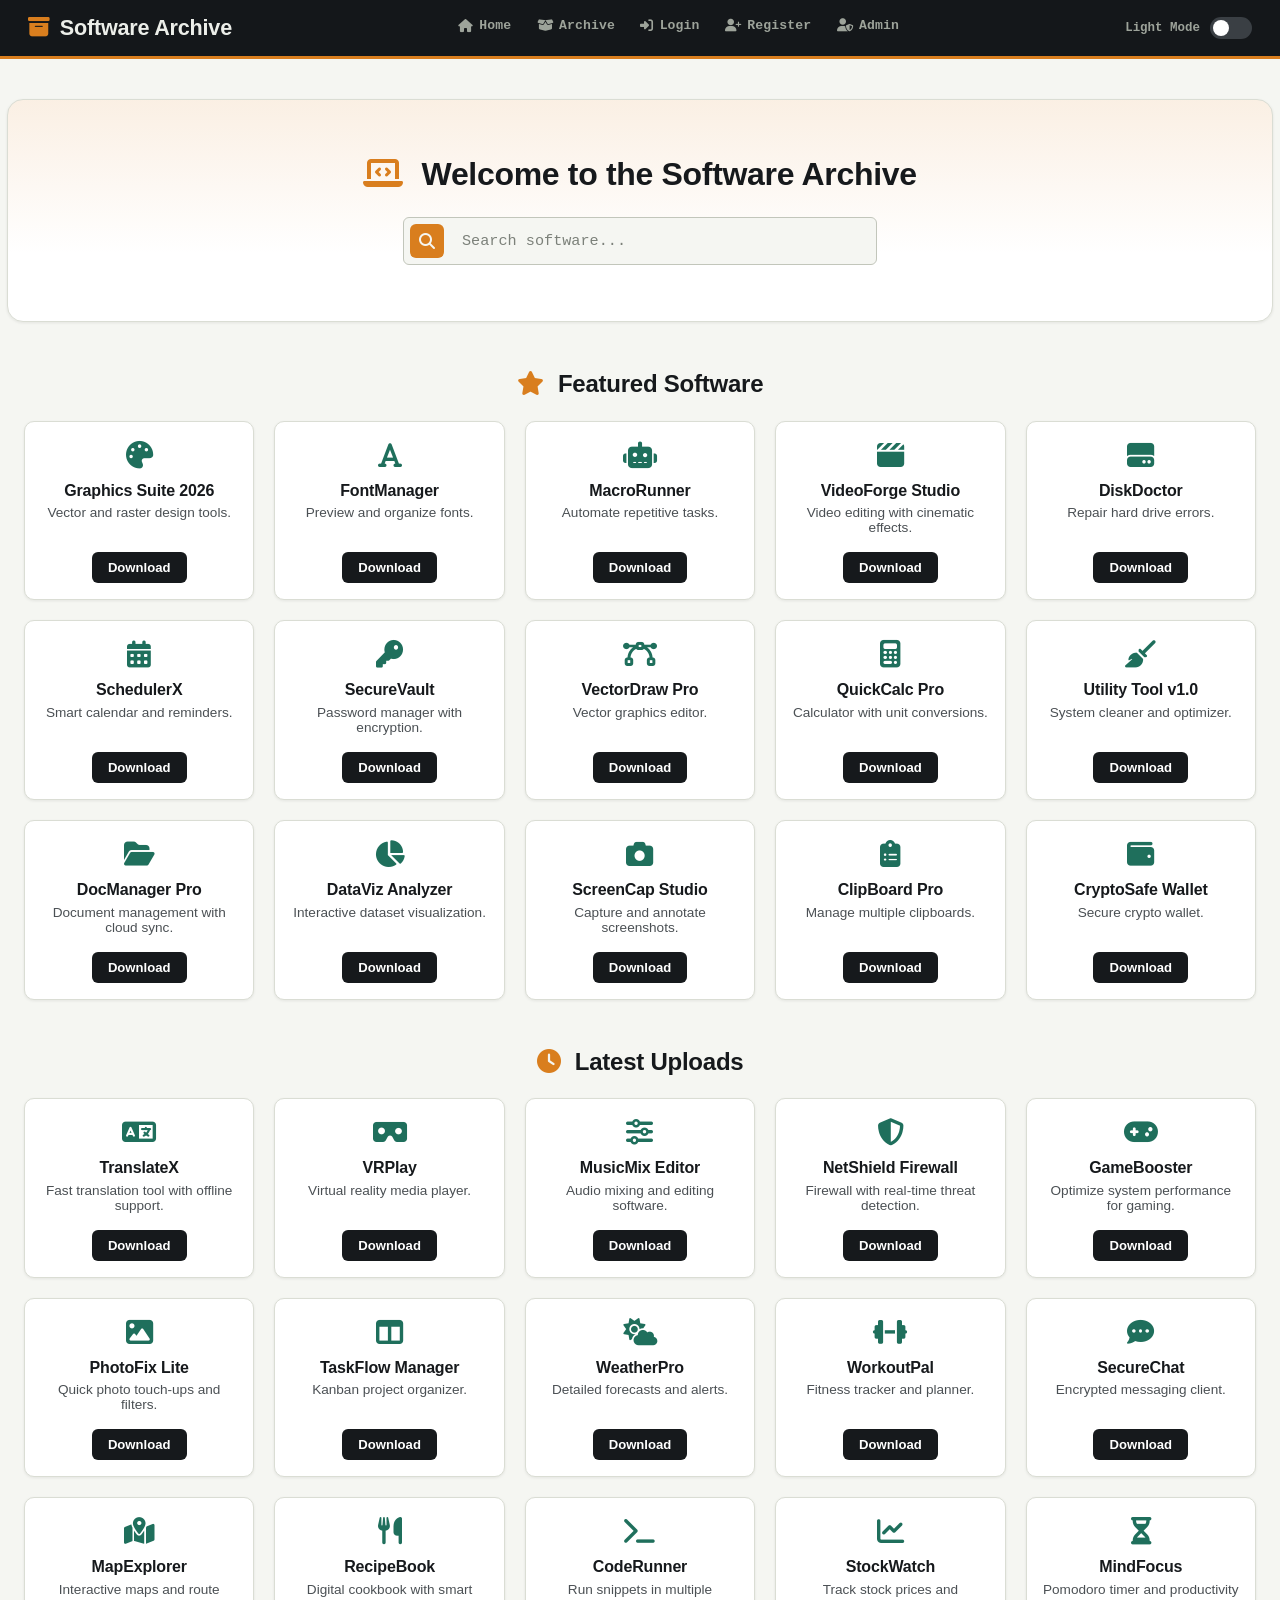
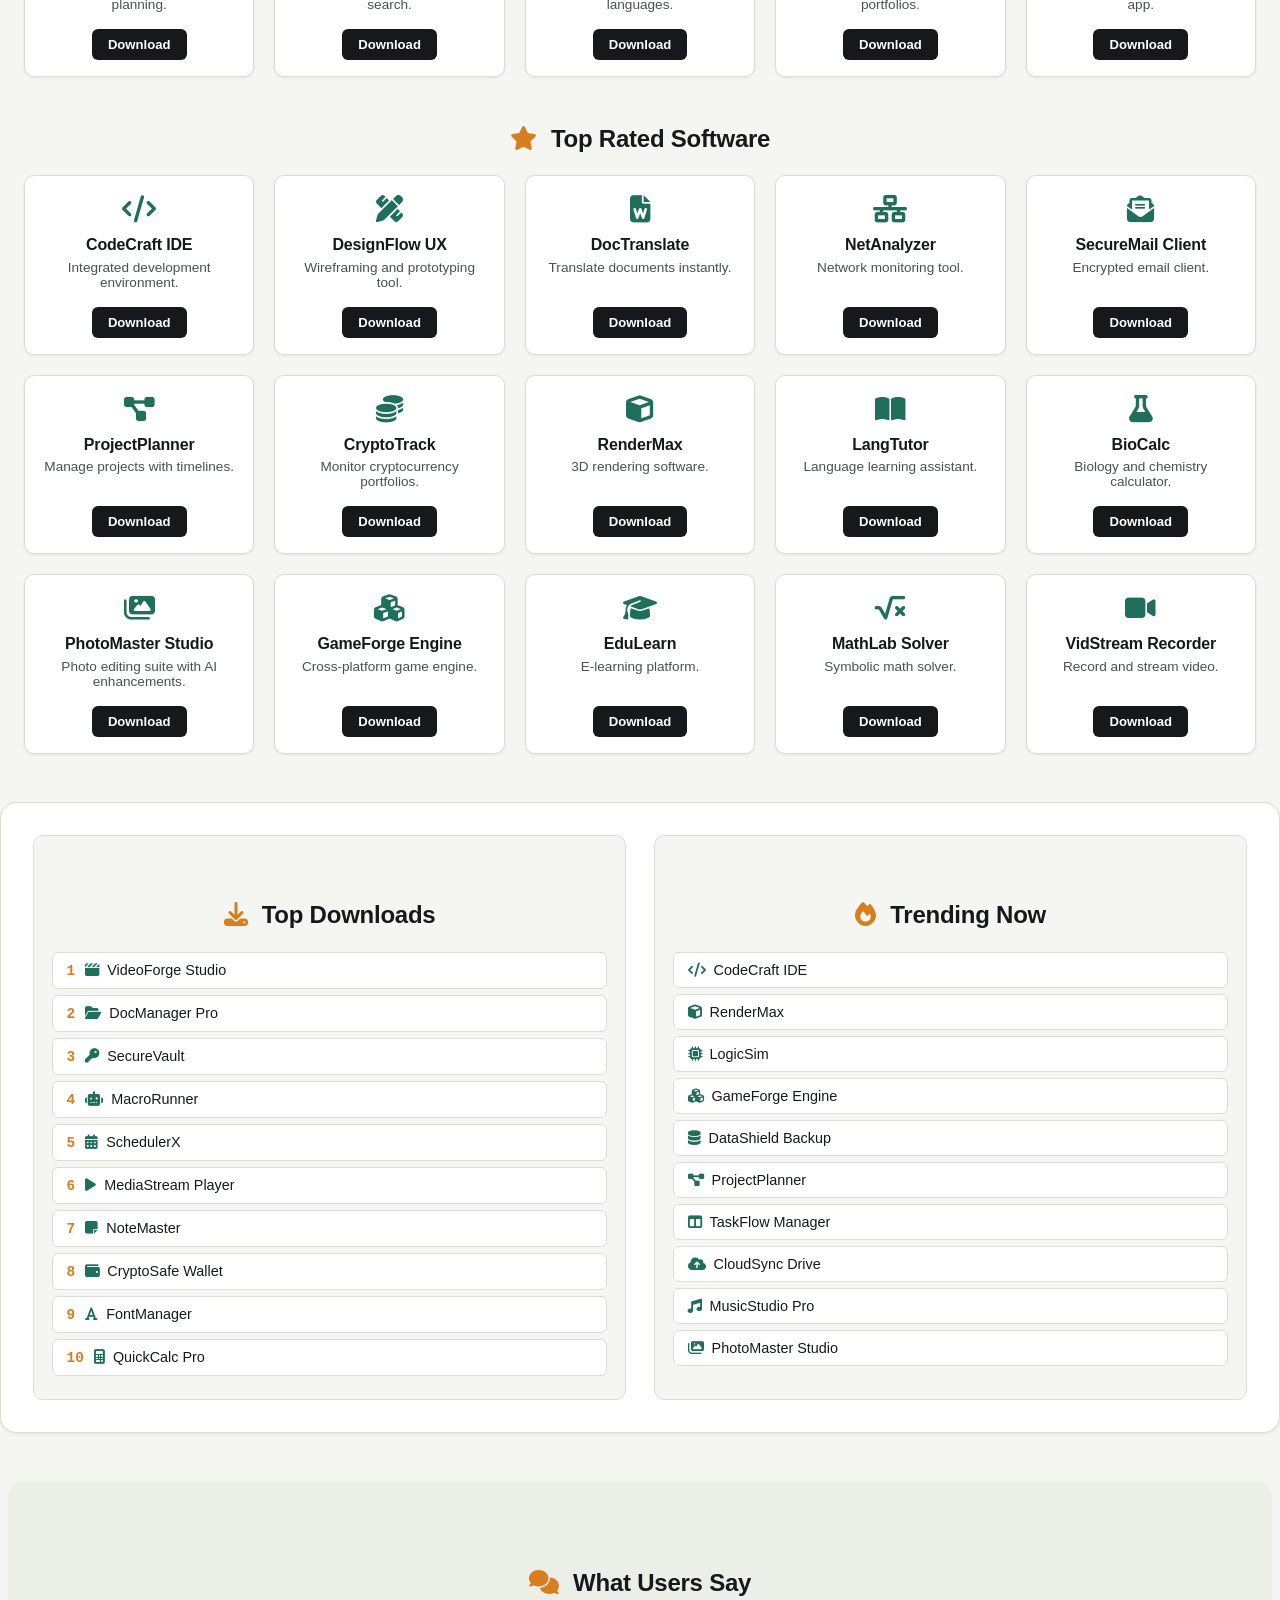
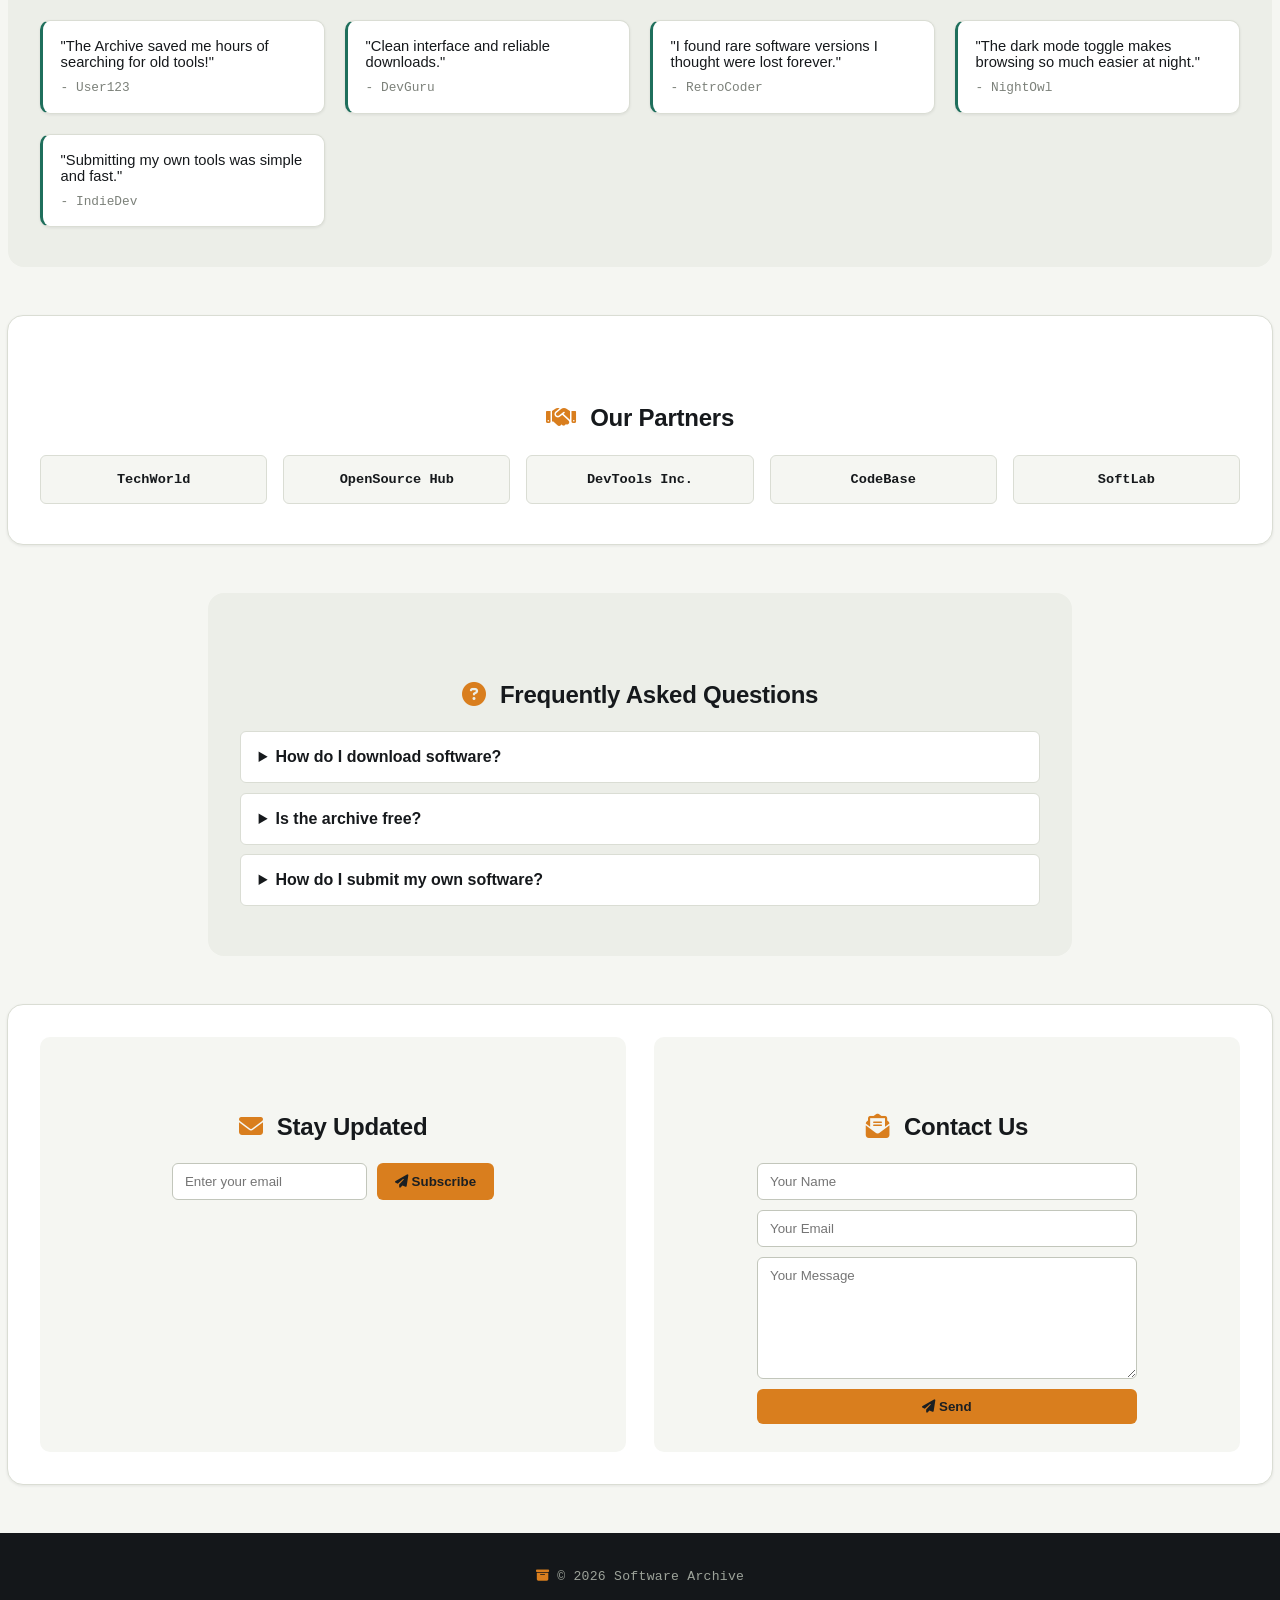
<file: Index.html>
<!DOCTYPE html>
<html lang="en">
<head>
  <meta charset="UTF-8">
  <meta name="viewport" content="width=device-width, initial-scale=1.0">
  <title>Software Archive</title>
  <link rel="stylesheet" href="index.css">
  <link rel="stylesheet" href="https://cdnjs.cloudflare.com/ajax/libs/font-awesome/6.5.0/css/all.min.css">
</head>
<body>
<header>
  <h1><i class="fas fa-archive"></i> Software Archive</h1>
  <nav>
    <a href="index.html"><i class="fas fa-home"></i> Home</a>
    <a href="archive.html"><i class="fas fa-box-open"></i> Archive</a>
    <a href="account.html"><i class="fas fa-sign-in-alt"></i> Login</a>
    <a href="account.html#register"><i class="fas fa-user-plus"></i> Register</a>
    <a href="admin.html"><i class="fas fa-user-shield"></i> Admin</a>
  </nav>

  <!-- Theme Toggle -->
  <div class="theme-toggle">
    <label class="switch">
      <input type="checkbox" id="theme-toggle">
      <span class="slider"></span>
    </label>
    <span id="theme-label">Light Mode</span>
  </div>
</header>


  <main>
    <!-- Hero -->
    <section class="hero">
      <h2><i class="fas fa-laptop-code"></i> Welcome to the Software Archive</h2>
      <div class="search-container">
        <i class="fas fa-search"></i>
        <input type="text" placeholder="Search software...">
      </div>
    </section>

    <!-- Featured -->
    <section id="featured" class="featured">
      <h2><i class="fas fa-star"></i> Featured Software</h2>
      <div class="featured-grid" id="featured-grid"></div>
    </section>

    <!-- Latest Uploads -->
    <section id="latest" class="latest">
      <h2><i class="fas fa-clock"></i> Latest Uploads</h2>
      <div class="latest-grid" id="latest-grid"></div>
    </section>

    <!-- Top Rated -->
    <section id="top-rated" class="top-rated">
      <h2><i class="fas fa-star"></i> Top Rated Software</h2>
      <div class="top-rated-grid" id="top-rated-grid"></div>
    </section>

    <!-- Top Downloads + Trending Side by Side -->
    <section class="downloads-trending">
      <div class="top-downloads">
        <h2><i class="fas fa-download"></i> Top Downloads</h2>
        <ol id="downloads-list"></ol>
      </div>
      <div class="trending">
        <h2><i class="fas fa-fire"></i> Trending Now</h2>
        <ul id="trending-list"></ul>
      </div>
    </section>

  <!-- Testimonials -->
<section class="testimonials">
  <h2><i class="fas fa-comments"></i> What Users Say</h2>
  <div class="testimonial-grid">
    <blockquote>
      <p>"The Archive saved me hours of searching for old tools!"</p>
      <footer>- User123</footer>
    </blockquote>

    <blockquote>
      <p>"Clean interface and reliable downloads."</p>
      <footer>- DevGuru</footer>
    </blockquote>

    <blockquote>
      <p>"I found rare software versions I thought were lost forever."</p>
      <footer>- RetroCoder</footer>
    </blockquote>

    <blockquote>
      <p>"The dark mode toggle makes browsing so much easier at night."</p>
      <footer>- NightOwl</footer>
    </blockquote>

    <blockquote>
      <p>"Submitting my own tools was simple and fast."</p>
      <footer>- IndieDev</footer>
    </blockquote>
  </div>
</section>

    <!-- Partners -->
    <section class="partners">
      <h2><i class="fas fa-handshake"></i> Our Partners</h2>
      <div class="partner-grid">
        <div class="partner-card">TechWorld</div>
        <div class="partner-card">OpenSource Hub</div>
        <div class="partner-card">DevTools Inc.</div>
        <div class="partner-card">CodeBase</div>
        <div class="partner-card">SoftLab</div>
      </div>
    </section>

    <!-- FAQ -->
    <section class="faq">
      <h2><i class="fas fa-question-circle"></i> Frequently Asked Questions</h2>
      <details><summary>How do I download software?</summary><p>Click the download button on any software card.</p></details>
      <details><summary>Is the archive free?</summary><p>Yes, all downloads are free to access.</p></details>
      <details><summary>How do I submit my own software?</summary><p>Register an account and use the submission form.</p></details>
    </section>

    <!-- Newsletter + Contact Side by Side -->
    <section class="newsletter-contact">
      <div class="newsletter">
        <h2><i class="fas fa-envelope"></i> Stay Updated</h2>
        <form>
          <input type="email" placeholder="Enter your email">
          <button type="submit"><i class="fas fa-paper-plane"></i> Subscribe</button>
        </form>
      </div>

      <div class="contact">
        <h2><i class="fas fa-envelope-open-text"></i> Contact Us</h2>
        <form>
          <input type="text" placeholder="Your Name">
          <input type="email" placeholder="Your Email">
          <textarea placeholder="Your Message"></textarea>
          <button type="submit"><i class="fas fa-paper-plane"></i> Send</button>
        </form>
      </div>
    </section>
  </main>

  <footer>
    <p><i class="fas fa-archive"></i> © 2026 Software Archive</p>
  </footer>

  <!-- Script -->
  <script src="script.js"></script>
</body>
</html>
</file>
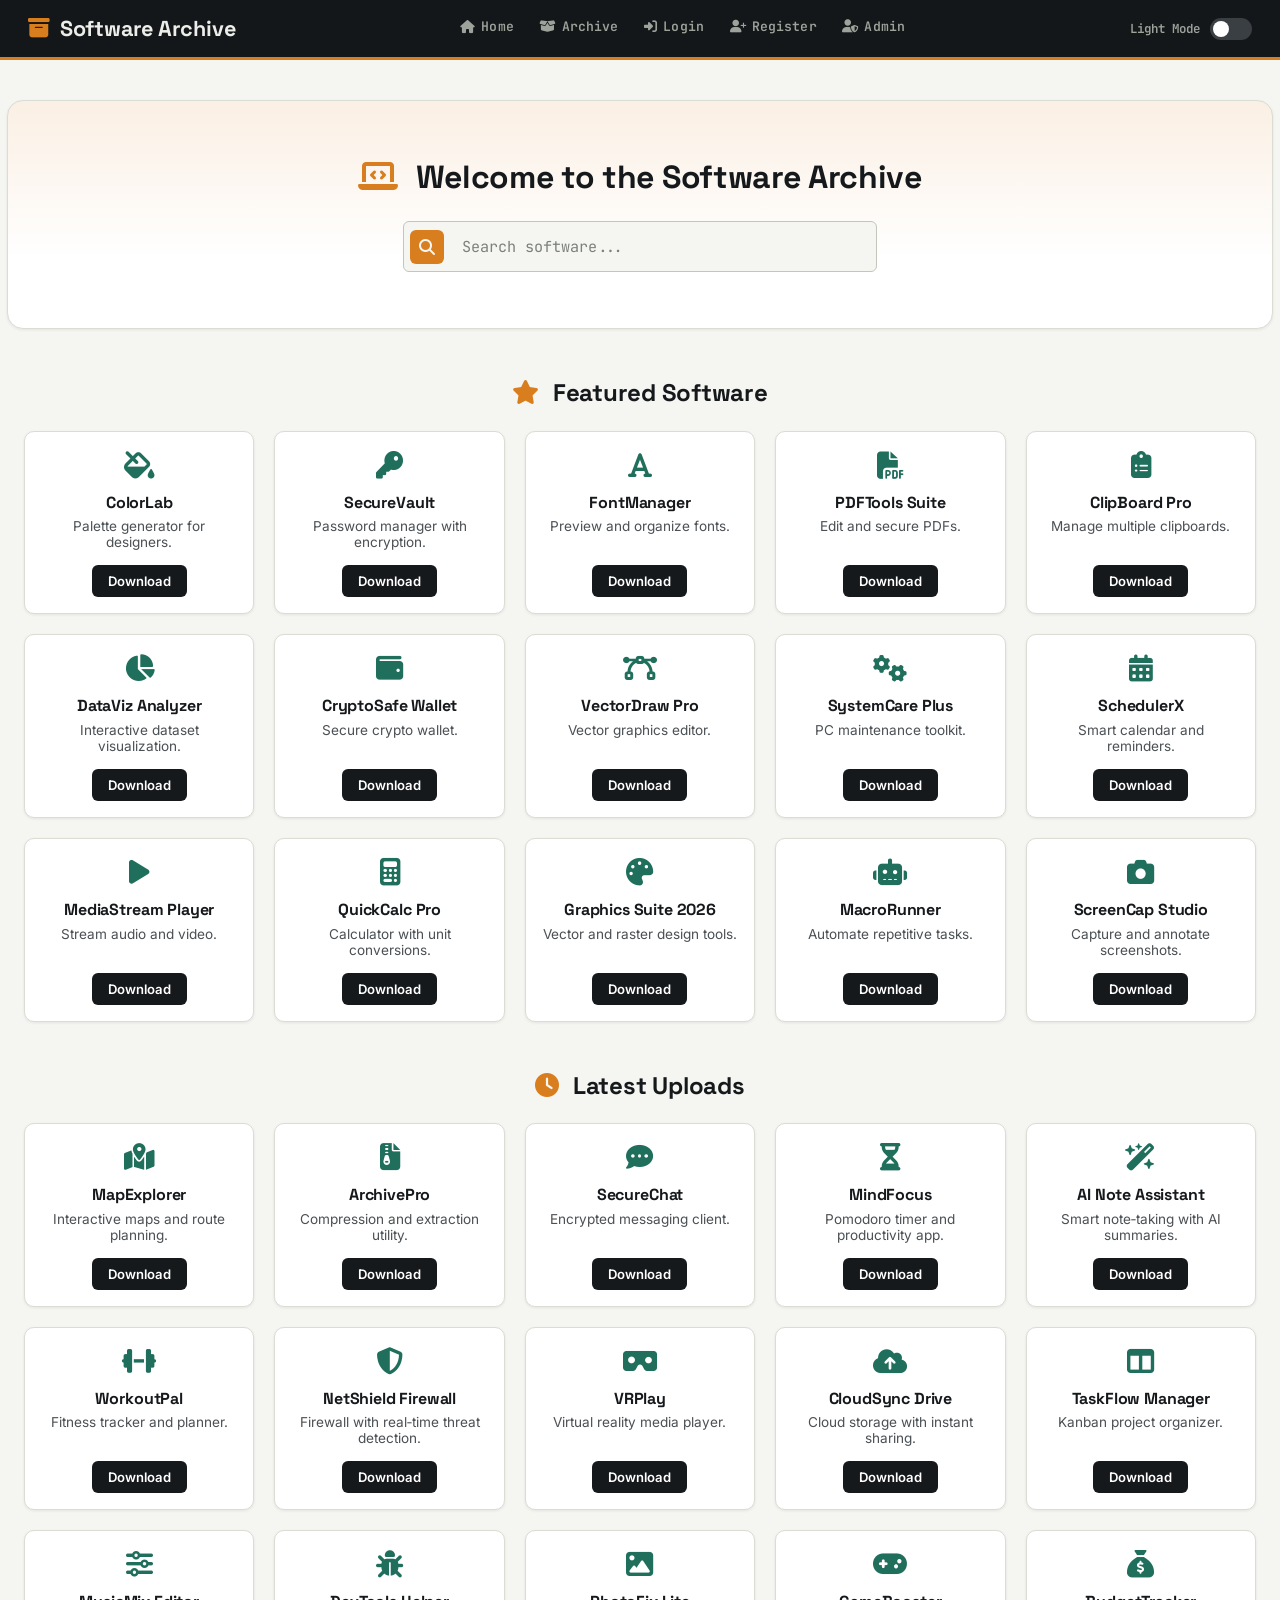
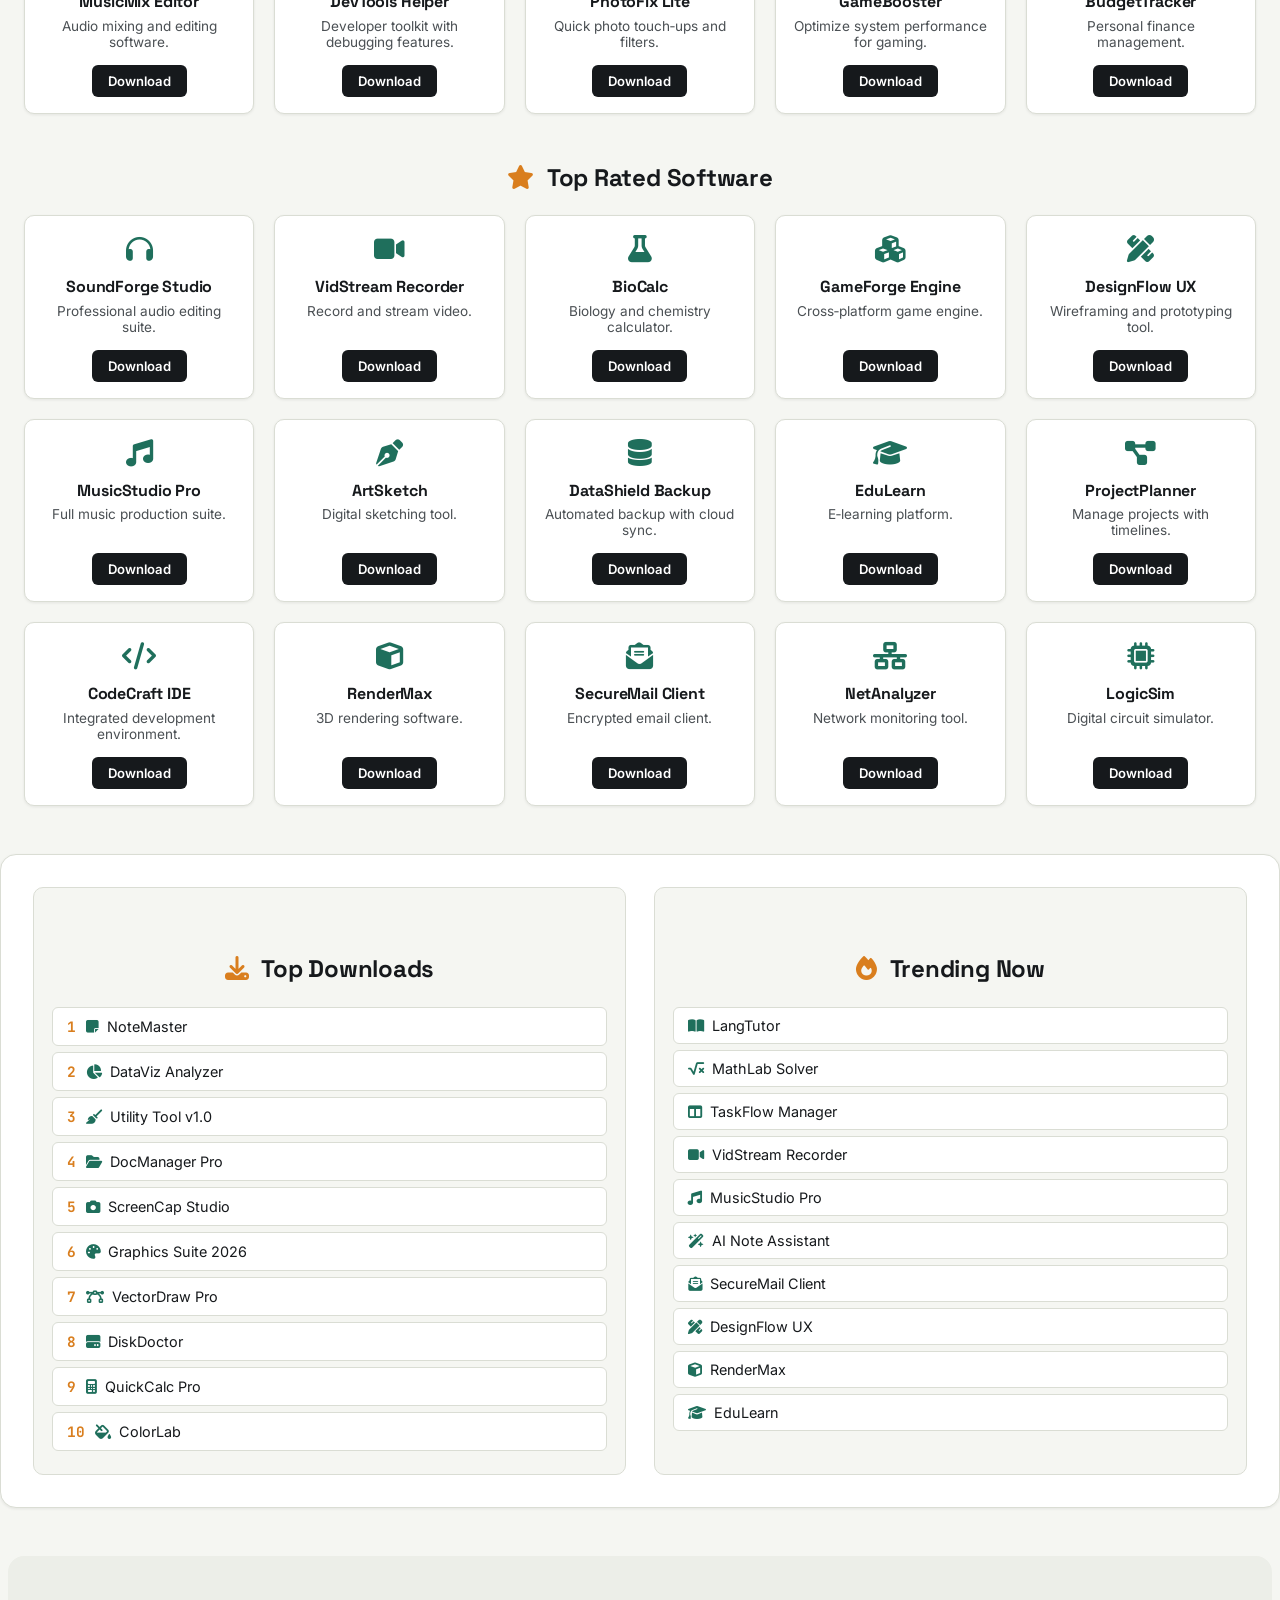
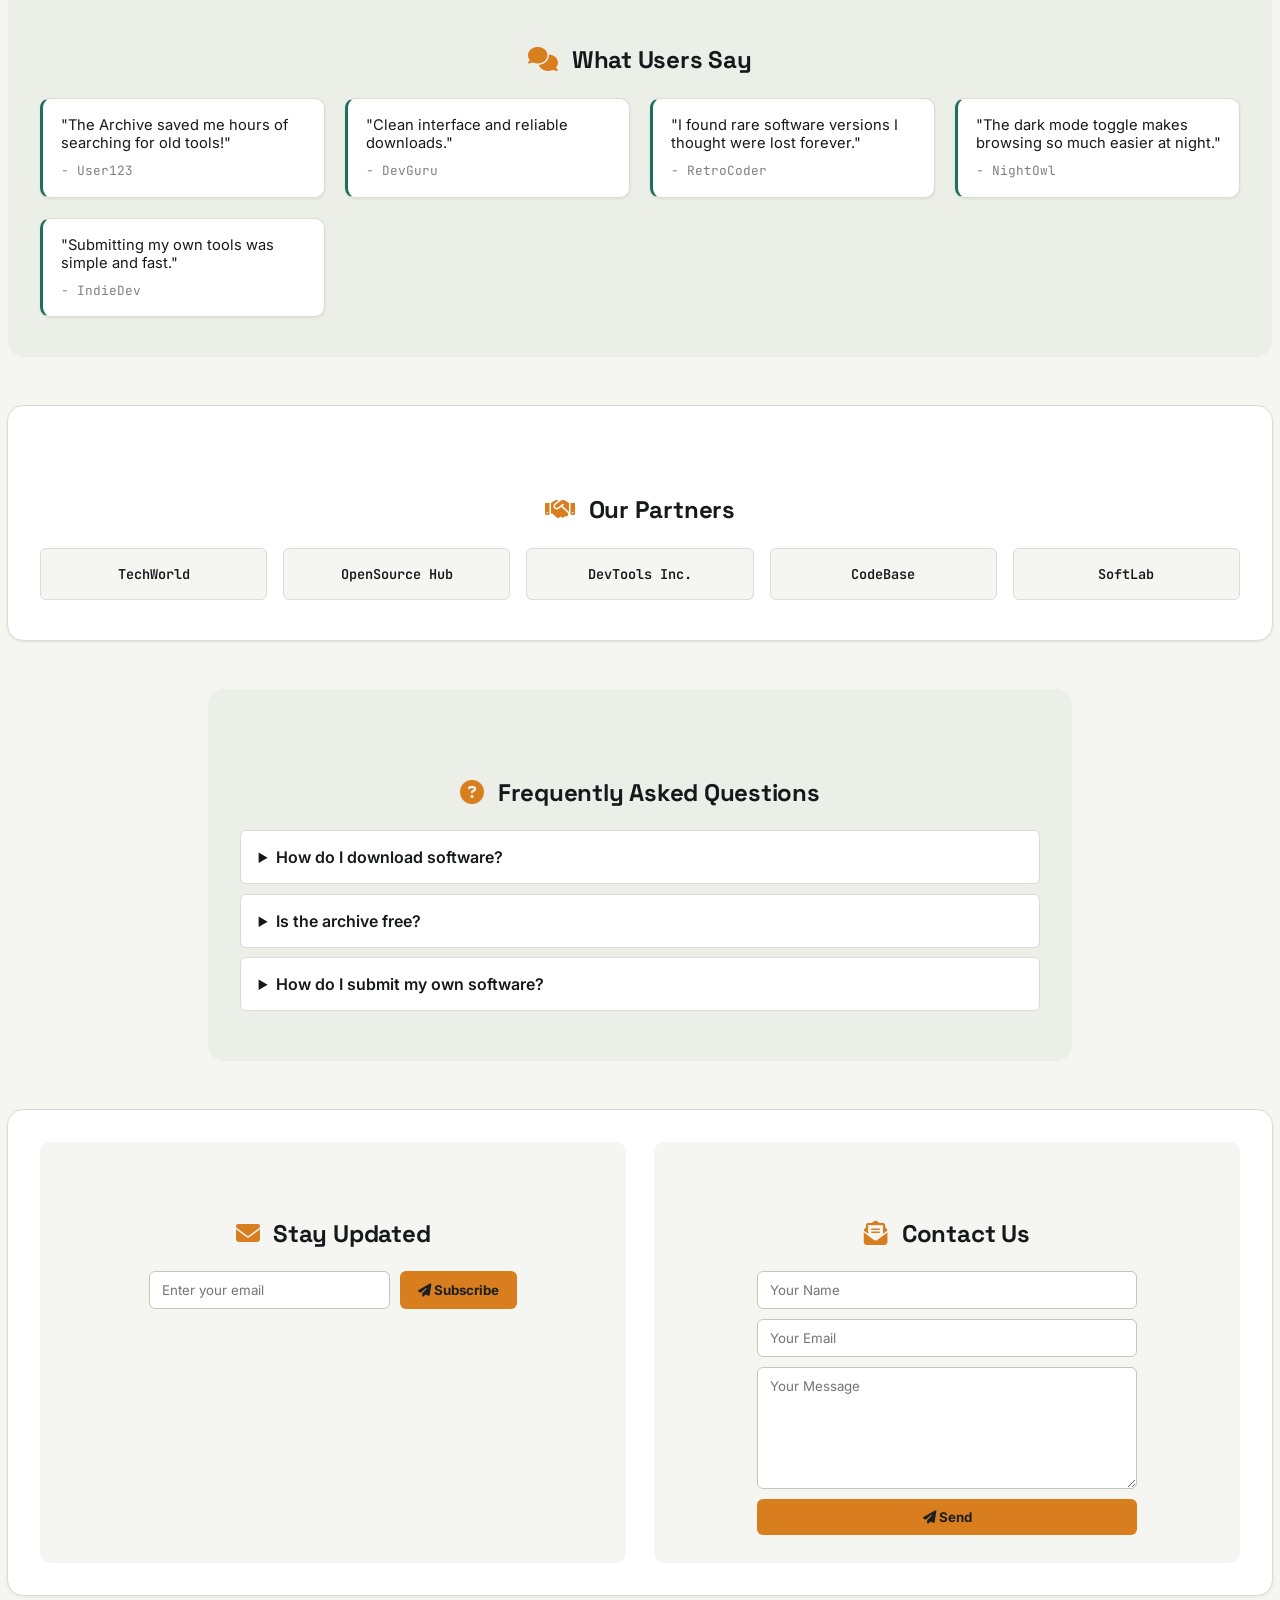
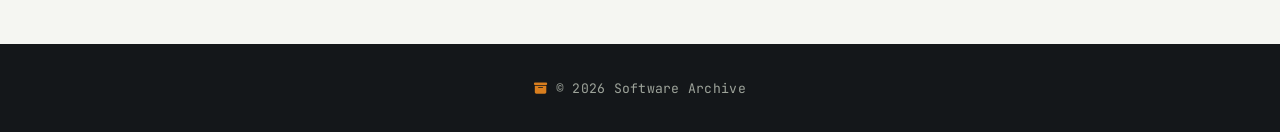
<file: index.html>
<!DOCTYPE html>
<html lang="en">
<head>
  <meta charset="UTF-8">
  <meta name="viewport" content="width=device-width, initial-scale=1.0">
  <title>Software Archive</title>
  <link rel="stylesheet" href="index.css">
  <link rel="preconnect" href="https://fonts.googleapis.com">
  <link rel="preconnect" href="https://fonts.gstatic.com" crossorigin>
  <link href="https://fonts.googleapis.com/css2?family=Space+Grotesk:wght@500;600;700&family=Inter:wght@400;500;600&family=JetBrains+Mono:wght@500;600;700&display=swap" rel="stylesheet">
  <link rel="stylesheet" href="https://cdnjs.cloudflare.com/ajax/libs/font-awesome/6.5.0/css/all.min.css">
</head>
<body>
<header>
  <h1><i class="fas fa-archive"></i> Software Archive</h1>
  <div class="menu-toggle">☰</div>
  <nav>
    <a href="index.html"><i class="fas fa-home"></i> Home</a>
    <a href="archive.html"><i class="fas fa-box-open"></i> Archive</a>
    <a href="account.html"><i class="fas fa-sign-in-alt"></i> Login</a>
    <a href="account.html#register"><i class="fas fa-user-plus"></i> Register</a>
    <a href="admin.html"><i class="fas fa-user-shield"></i> Admin</a>
  </nav>

  <!-- Theme Toggle -->
  <div class="theme-toggle">
    <label class="switch">
      <input type="checkbox" id="theme-toggle">
      <span class="slider"></span>
    </label>
    <span id="theme-label">Light Mode</span>
  </div>
</header>


  <main>
    <!-- Hero -->
    <section class="hero">
      <h2><i class="fas fa-laptop-code"></i> Welcome to the Software Archive</h2>
      <div class="search-container">
        <i class="fas fa-search" id="hero-search-btn"></i>
        <input type="text" id="hero-search-input" placeholder="Search software...">
      </div>
    </section>

    <!-- Featured -->
    <section id="featured" class="featured">
      <h2><i class="fas fa-star"></i> Featured Software</h2>
      <div class="featured-grid" id="featured-grid"></div>
    </section>

    <!-- Latest Uploads -->
    <section id="latest" class="latest">
      <h2><i class="fas fa-clock"></i> Latest Uploads</h2>
      <div class="latest-grid" id="latest-grid"></div>
    </section>

    <!-- Top Rated -->
    <section id="top-rated" class="top-rated">
      <h2><i class="fas fa-star"></i> Top Rated Software</h2>
      <div class="top-rated-grid" id="top-rated-grid"></div>
    </section>

    <!-- Top Downloads + Trending Side by Side -->
    <section class="downloads-trending">
      <div class="top-downloads">
        <h2><i class="fas fa-download"></i> Top Downloads</h2>
        <ol id="downloads-list"></ol>
      </div>
      <div class="trending">
        <h2><i class="fas fa-fire"></i> Trending Now</h2>
        <ul id="trending-list"></ul>
      </div>
    </section>

  <!-- Testimonials -->
<section class="testimonials">
  <h2><i class="fas fa-comments"></i> What Users Say</h2>
  <div class="testimonial-grid">
    <blockquote>
      <p>"The Archive saved me hours of searching for old tools!"</p>
      <footer>- User123</footer>
    </blockquote>

    <blockquote>
      <p>"Clean interface and reliable downloads."</p>
      <footer>- DevGuru</footer>
    </blockquote>

    <blockquote>
      <p>"I found rare software versions I thought were lost forever."</p>
      <footer>- RetroCoder</footer>
    </blockquote>

    <blockquote>
      <p>"The dark mode toggle makes browsing so much easier at night."</p>
      <footer>- NightOwl</footer>
    </blockquote>

    <blockquote>
      <p>"Submitting my own tools was simple and fast."</p>
      <footer>- IndieDev</footer>
    </blockquote>
  </div>
</section>

    <!-- Partners -->
    <section class="partners">
      <h2><i class="fas fa-handshake"></i> Our Partners</h2>
      <div class="partner-grid">
        <div class="partner-card">TechWorld</div>
        <div class="partner-card">OpenSource Hub</div>
        <div class="partner-card">DevTools Inc.</div>
        <div class="partner-card">CodeBase</div>
        <div class="partner-card">SoftLab</div>
      </div>
    </section>

    <!-- FAQ -->
    <section class="faq">
      <h2><i class="fas fa-question-circle"></i> Frequently Asked Questions</h2>
      <details><summary>How do I download software?</summary><p>Click the download button on any software card.</p></details>
      <details><summary>Is the archive free?</summary><p>Yes, all downloads are free to access.</p></details>
      <details><summary>How do I submit my own software?</summary><p>Register an account and use the submission form.</p></details>
    </section>

    <!-- Newsletter + Contact Side by Side -->
    <section class="newsletter-contact">
      <div class="newsletter">
        <h2><i class="fas fa-envelope"></i> Stay Updated</h2>
        <form>
          <input type="email" placeholder="Enter your email">
          <button type="submit"><i class="fas fa-paper-plane"></i> Subscribe</button>
        </form>
      </div>

      <div class="contact">
        <h2><i class="fas fa-envelope-open-text"></i> Contact Us</h2>
        <form>
          <input type="text" placeholder="Your Name">
          <input type="email" placeholder="Your Email">
          <textarea placeholder="Your Message"></textarea>
          <button type="submit"><i class="fas fa-paper-plane"></i> Send</button>
        </form>
      </div>
    </section>
  </main>

  <footer>
    <p><i class="fas fa-archive"></i> © 2026 Software Archive</p>
  </footer>

  <!-- Script -->
  <script src="script.js"></script>
</body>
</html>
</file>
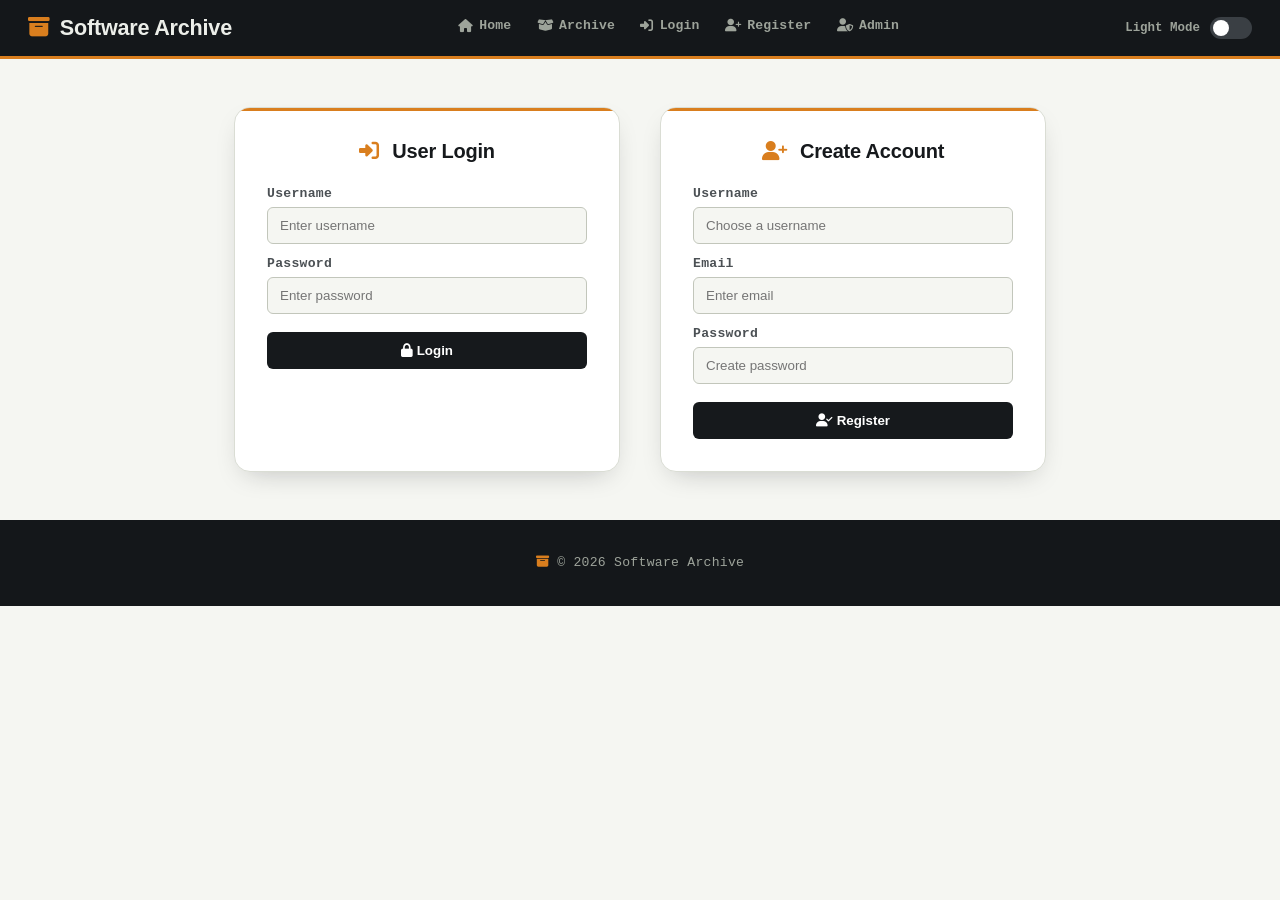
<file: Account.html>
<!DOCTYPE html>
<html lang="en">
<head>
  <meta charset="UTF-8">
  <meta name="viewport" content="width=device-width, initial-scale=1.0">
  <title>Account - Software Archive</title>
  <script>
  if (localStorage.getItem("theme") === "dark") {
    document.documentElement.classList.add("dark");}
  </script>
  <link rel="stylesheet" href="login.css">
  <link rel="stylesheet" href="https://cdnjs.cloudflare.com/ajax/libs/font-awesome/6.5.0/css/all.min.css">
</head>
<body>
  <header>
  <h1><i class="fas fa-archive"></i> Software Archive</h1>
  <nav>
    <a href="index.html"><i class="fas fa-home"></i> Home</a>
    <a href="archive.html"><i class="fas fa-box-open"></i> Archive</a>
    <a href="account.html"><i class="fas fa-sign-in-alt"></i> Login</a>
    <a href="account.html#register"><i class="fas fa-user-plus"></i> Register</a>
    <a href="admin.html"><i class="fas fa-user-shield"></i> Admin</a>
  </nav>

  <!-- Theme Toggle -->
  <div class="theme-toggle">
    <label class="switch">
      <input type="checkbox" id="theme-toggle">
      <span class="slider"></span>
    </label>
    <span id="theme-label">Light Mode</span>
  </div>
</header>


  <main class="account-page">
    <!-- Login Section -->
    <section class="account-section" id="login">
      <h2><i class="fas fa-sign-in-alt"></i> User Login</h2>
      <form>
        <label for="username">Username</label>
        <input type="text" id="username" placeholder="Enter username">

        <label for="password">Password</label>
        <input type="password" id="password" placeholder="Enter password">

        <button type="submit"><i class="fas fa-lock"></i> Login</button>
      </form>
    </section>

    <!-- Register Section -->
    <section class="account-section" id="register">
      <h2><i class="fas fa-user-plus"></i> Create Account</h2>
      <form>
        <label for="new-username">Username</label>
        <input type="text" id="new-username" placeholder="Choose a username">

        <label for="email">Email</label>
        <input type="email" id="email" placeholder="Enter email">

        <label for="new-password">Password</label>
        <input type="password" id="new-password" placeholder="Create password">

        <button type="submit"><i class="fas fa-user-check"></i> Register</button>
      </form>
    </section>
  </main>

  <footer>
    <p><i class="fas fa-archive"></i> © 2026 Software Archive</p>
  </footer>

  <script src="script.js"></script>
</body>
</html>
</file>
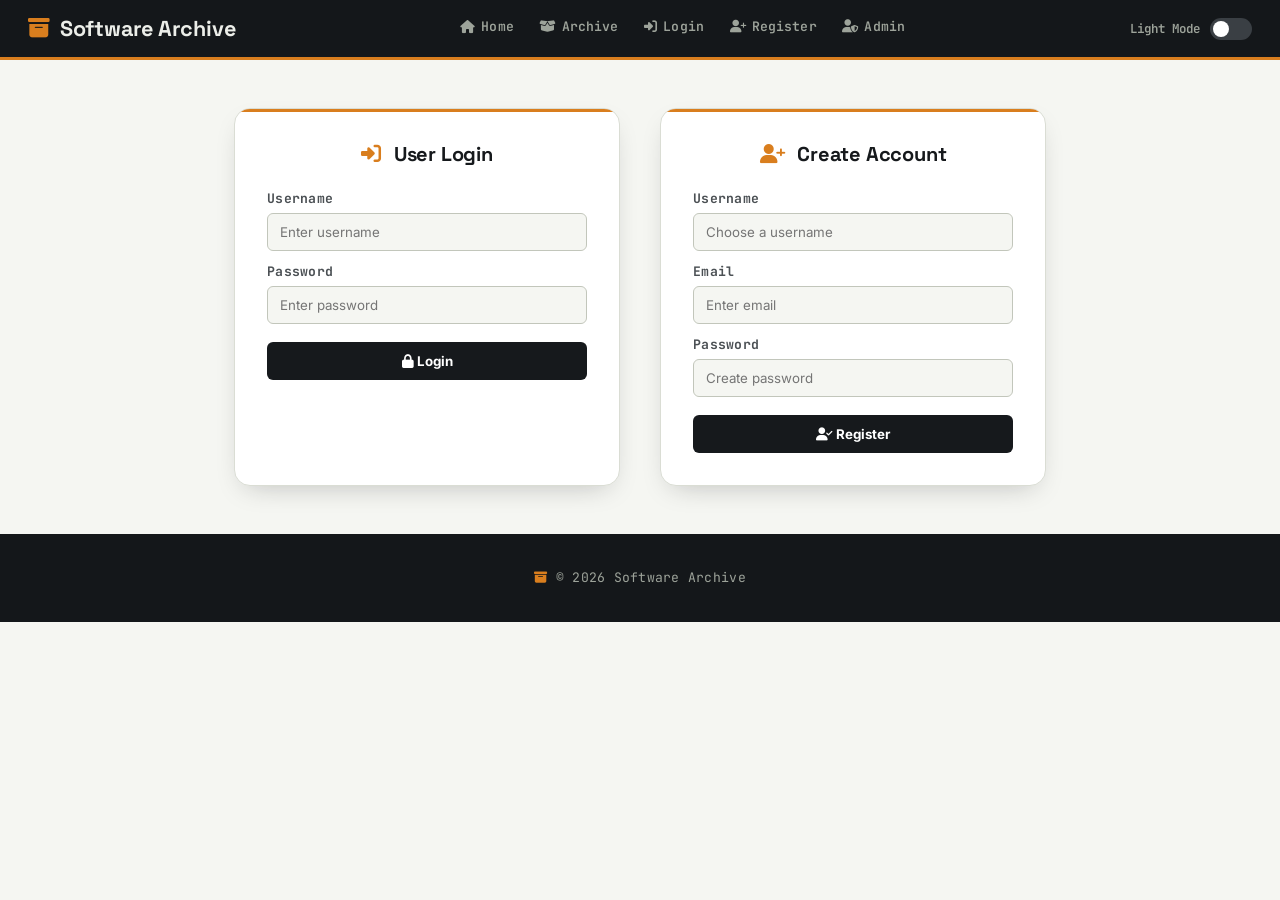
<file: account.html>
<!DOCTYPE html>
<html lang="en">
<head>
  <meta charset="UTF-8">
  <meta name="viewport" content="width=device-width, initial-scale=1.0">
  <title>Account - Software Archive</title>
  <link rel="stylesheet" href="login.css">
  <link rel="preconnect" href="https://fonts.googleapis.com">
  <link rel="preconnect" href="https://fonts.gstatic.com" crossorigin>
  <link href="https://fonts.googleapis.com/css2?family=Space+Grotesk:wght@500;600;700&family=Inter:wght@400;500;600&family=JetBrains+Mono:wght@500;600;700&display=swap" rel="stylesheet">
  <link rel="stylesheet" href="https://cdnjs.cloudflare.com/ajax/libs/font-awesome/6.5.0/css/all.min.css">
</head>
<body>
  <header>
  <h1><i class="fas fa-archive"></i> Software Archive</h1>
  <div class="menu-toggle">☰</div>
  <nav>
    <a href="index.html"><i class="fas fa-home"></i> Home</a>
    <a href="archive.html"><i class="fas fa-box-open"></i> Archive</a>
    <a href="account.html"><i class="fas fa-sign-in-alt"></i> Login</a>
    <a href="account.html#register"><i class="fas fa-user-plus"></i> Register</a>
    <a href="admin.html"><i class="fas fa-user-shield"></i> Admin</a>
  </nav>

  <!-- Theme Toggle -->
  <div class="theme-toggle">
    <label class="switch">
      <input type="checkbox" id="theme-toggle">
      <span class="slider"></span>
    </label>
    <span id="theme-label">Light Mode</span>
  </div>
</header>



  <main class="account-page">
    <!-- Login Section -->
    <section class="account-section" id="login">
      <h2><i class="fas fa-sign-in-alt"></i> User Login</h2>
      <form>
        <label for="username">Username</label>
        <input type="text" id="username" placeholder="Enter username">

        <label for="password">Password</label>
        <input type="password" id="password" placeholder="Enter password">

        <button type="submit"><i class="fas fa-lock"></i> Login</button>
      </form>
    </section>

    <!-- Register Section -->
    <section class="account-section" id="register">
      <h2><i class="fas fa-user-plus"></i> Create Account</h2>
      <form>
        <label for="new-username">Username</label>
        <input type="text" id="new-username" placeholder="Choose a username">

        <label for="email">Email</label>
        <input type="email" id="email" placeholder="Enter email">

        <label for="new-password">Password</label>
        <input type="password" id="new-password" placeholder="Create password">

        <button type="submit"><i class="fas fa-user-check"></i> Register</button>
      </form>
    </section>
  </main>

  <footer>
    <p><i class="fas fa-archive"></i> © 2026 Software Archive</p>
  </footer>

  <script src="script.js"></script>
</body>
</html>
</file>
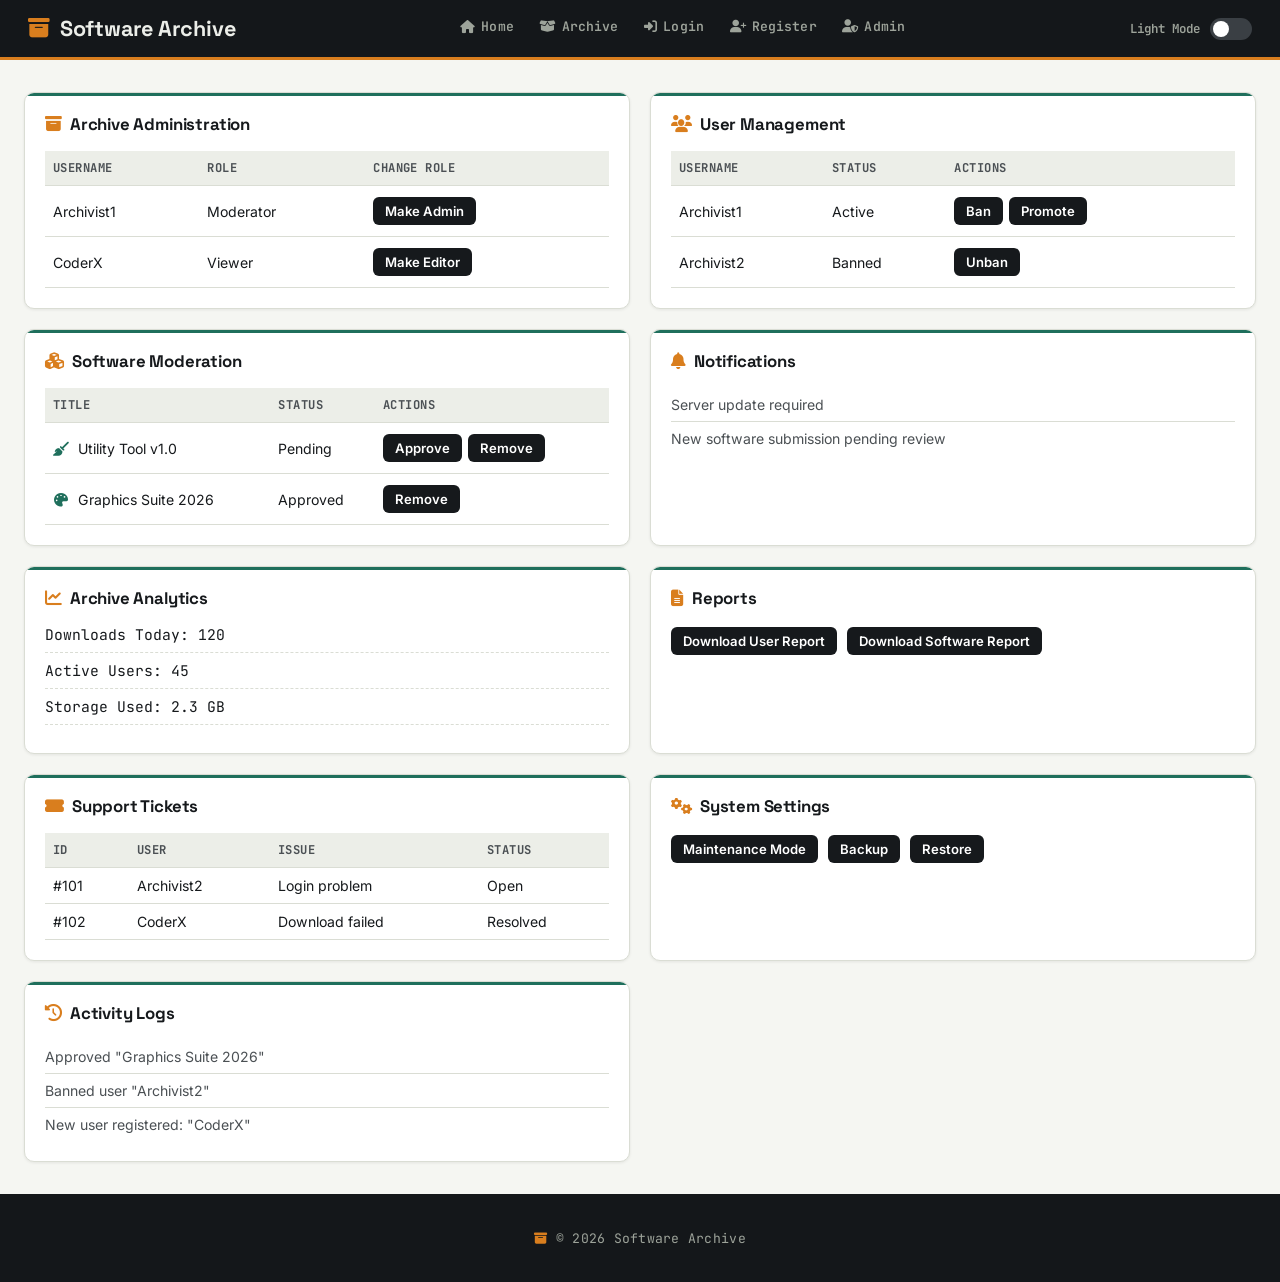
<file: admin.html>
<!DOCTYPE html>
<html lang="en">
<head>
  <meta charset="UTF-8">
  <meta name="viewport" content="width=device-width, initial-scale=1.0">
  <title>Admin Dashboard - Software Archive</title>
  <link id="theme-style" rel="stylesheet" href="admin.css">
  <link rel="preconnect" href="https://fonts.googleapis.com">
  <link rel="preconnect" href="https://fonts.gstatic.com" crossorigin>
  <link href="https://fonts.googleapis.com/css2?family=Space+Grotesk:wght@500;600;700&family=Inter:wght@400;500;600&family=JetBrains+Mono:wght@500;600;700&display=swap" rel="stylesheet">
  <link rel="stylesheet" href="https://cdnjs.cloudflare.com/ajax/libs/font-awesome/6.5.0/css/all.min.css">
</head>
<body>
  <header>
  <h1><i class="fas fa-archive"></i> Software Archive</h1>
  <div class="menu-toggle">☰</div>
  <nav>
    <a href="index.html"><i class="fas fa-home"></i> Home</a>
    <a href="archive.html"><i class="fas fa-box-open"></i> Archive</a>
    <a href="account.html"><i class="fas fa-sign-in-alt"></i> Login</a>
    <a href="account.html#register"><i class="fas fa-user-plus"></i> Register</a>
    <a href="admin.html"><i class="fas fa-user-shield"></i> Admin</a>
  </nav>

  <!-- Theme Toggle -->
  <div class="theme-toggle">
    <label class="switch">
      <input type="checkbox" id="theme-toggle">
      <span class="slider"></span>
    </label>
    <span id="theme-label">Light Mode</span>
  </div>
</header>



  <main class="admin-page">
    <div class="admin-dashboard">
      
      <!-- Archive Administration -->
      <section class="admin-card">
        <h3><i class="fas fa-archive"></i> Archive Administration</h3>
        <table class="admin-table">
          <tr><th>Username</th><th>Role</th><th>Change Role</th></tr>
          <tr><td>Archivist1</td><td>Moderator</td><td><button>Make Admin</button></td></tr>
          <tr><td>CoderX</td><td>Viewer</td><td><button>Make Editor</button></td></tr>
        </table>
      </section>

      <!-- User Management -->
      <section class="admin-card">
        <h3><i class="fas fa-users"></i> User Management</h3>
        <table class="admin-table">
          <tr><th>Username</th><th>Status</th><th>Actions</th></tr>
          <tr><td>Archivist1</td><td>Active</td><td><button>Ban</button><button>Promote</button></td></tr>
          <tr><td>Archivist2</td><td>Banned</td><td><button>Unban</button></td></tr>
        </table>
      </section>

      <!-- Software Moderation -->
      <section class="admin-card">
        <h3><i class="fas fa-cubes"></i> Software Moderation</h3>
        <table class="admin-table">
          <tr><th>Title</th><th>Status</th><th>Actions</th></tr>
          <tr><td><i class="fa-solid fa-broom software-icon"></i>Utility Tool v1.0</td><td>Pending</td><td><button>Approve</button><button>Remove</button></td></tr>
          <tr><td><i class="fa-solid fa-palette software-icon"></i>Graphics Suite 2026</td><td>Approved</td><td><button>Remove</button></td></tr>
        </table>
      </section>

      <!-- Notifications -->
      <section class="admin-card">
        <h3><i class="fas fa-bell"></i> Notifications</h3>
        <ul class="notifications-block">
          <li>Server update required</li>
          <li>New software submission pending review</li>
        </ul>
      </section>

      <!-- Archive Analytics -->
      <section class="admin-card">
        <h3><i class="fas fa-chart-line"></i> Archive Analytics</h3>
        <div class="analytics-block">
          <p>Downloads Today: 120</p>
          <p>Active Users: 45</p>
          <p>Storage Used: 2.3 GB</p>
        </div>
      </section>

      <!-- Reports -->
      <section class="admin-card">
        <h3><i class="fas fa-file-alt"></i> Reports</h3>
        <button>Download User Report</button>
        <button>Download Software Report</button>
      </section>

      <!-- Support Tickets -->
      <section class="admin-card">
        <h3><i class="fas fa-ticket-alt"></i> Support Tickets</h3>
        <table class="admin-table">
          <tr><th>ID</th><th>User</th><th>Issue</th><th>Status</th></tr>
          <tr><td>#101</td><td>Archivist2</td><td>Login problem</td><td>Open</td></tr>
          <tr><td>#102</td><td>CoderX</td><td>Download failed</td><td>Resolved</td></tr>
        </table>
      </section>

      <!-- System Settings -->
      <section class="admin-card">
        <h3><i class="fas fa-cogs"></i> System Settings</h3>
        <button>Maintenance Mode</button>
        <button>Backup</button>
        <button>Restore</button>
      </section>

      <!-- Activity Logs -->
      <section class="admin-card">
        <h3><i class="fas fa-history"></i> Activity Logs</h3>
        <ul class="logs-block">
          <li>Approved "Graphics Suite 2026"</li>
          <li>Banned user "Archivist2"</li>
          <li>New user registered: "CoderX"</li>
        </ul>
      </section>
    </div>
  </main>

  <footer>
    <p><i class="fas fa-archive"></i> © 2026 Software Archive</p>
  </footer>

  <script src="script.js"></script>
</body>
</html>
</file>
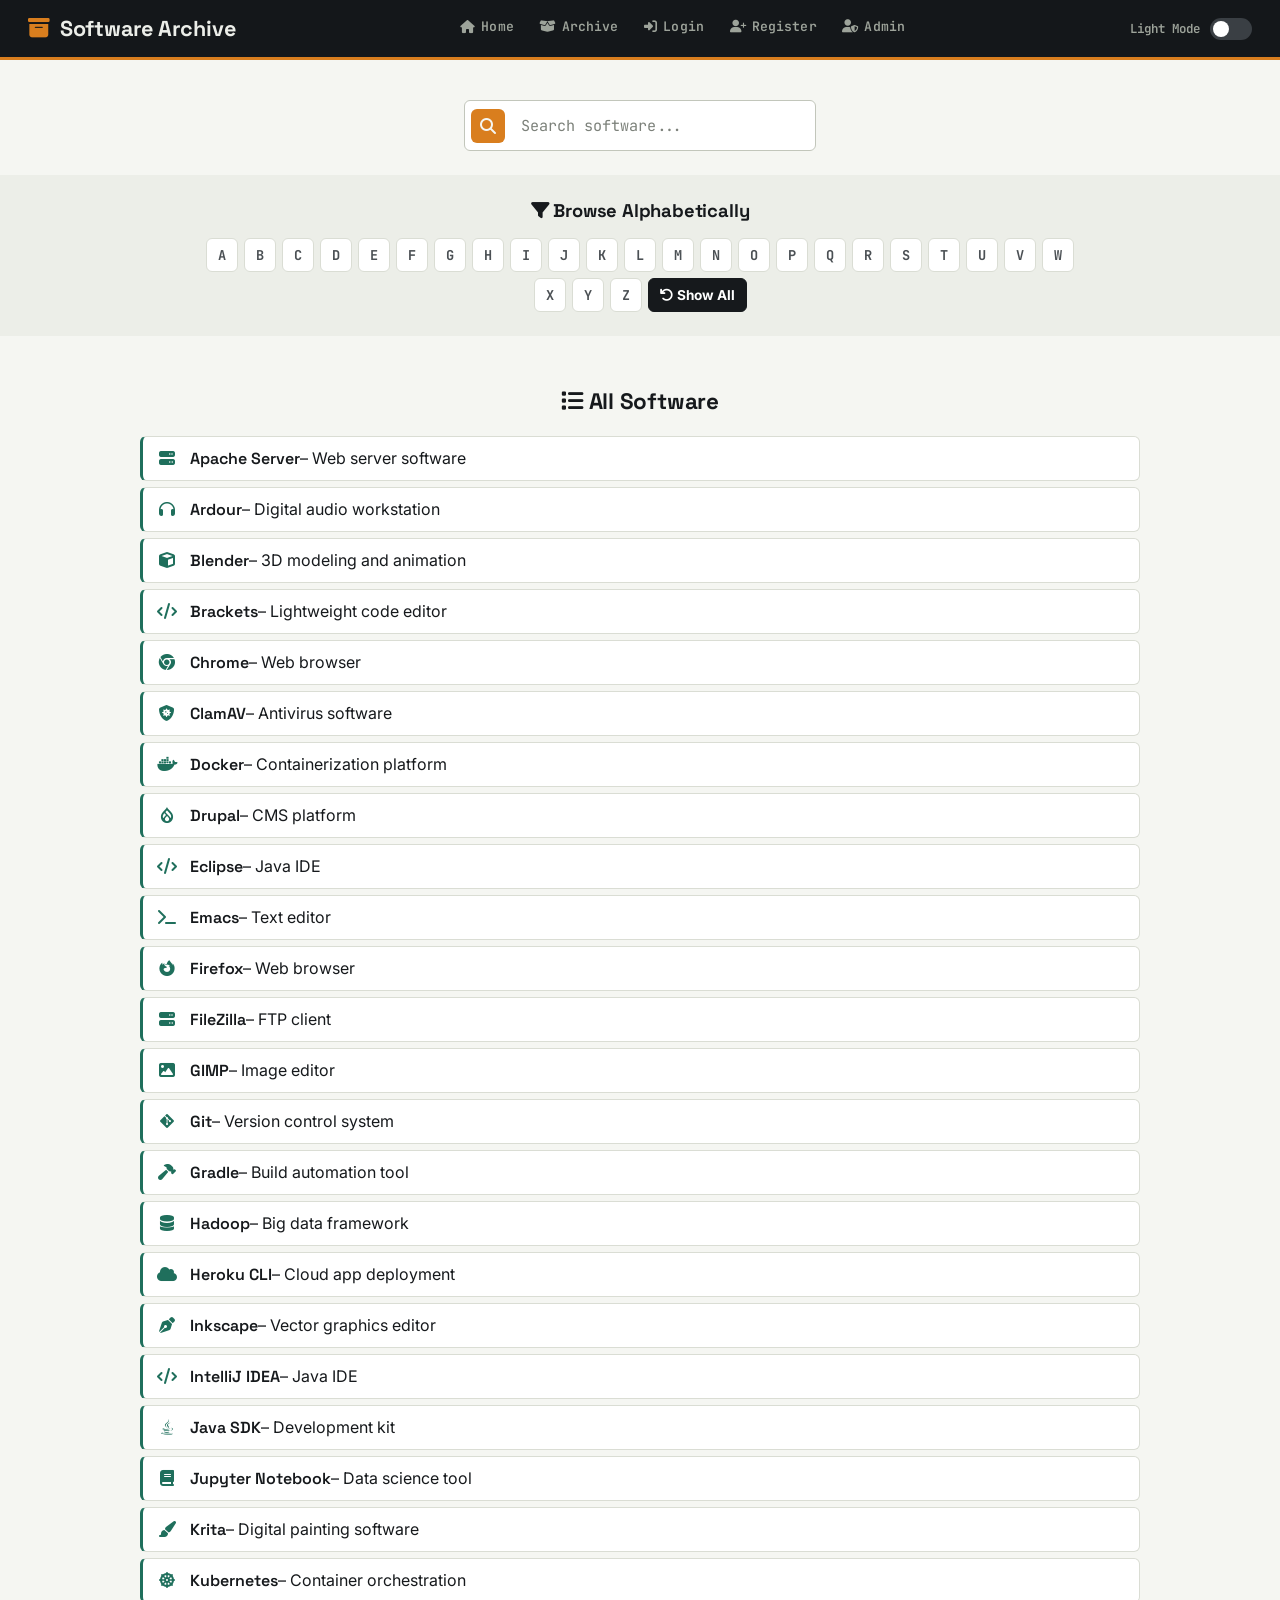
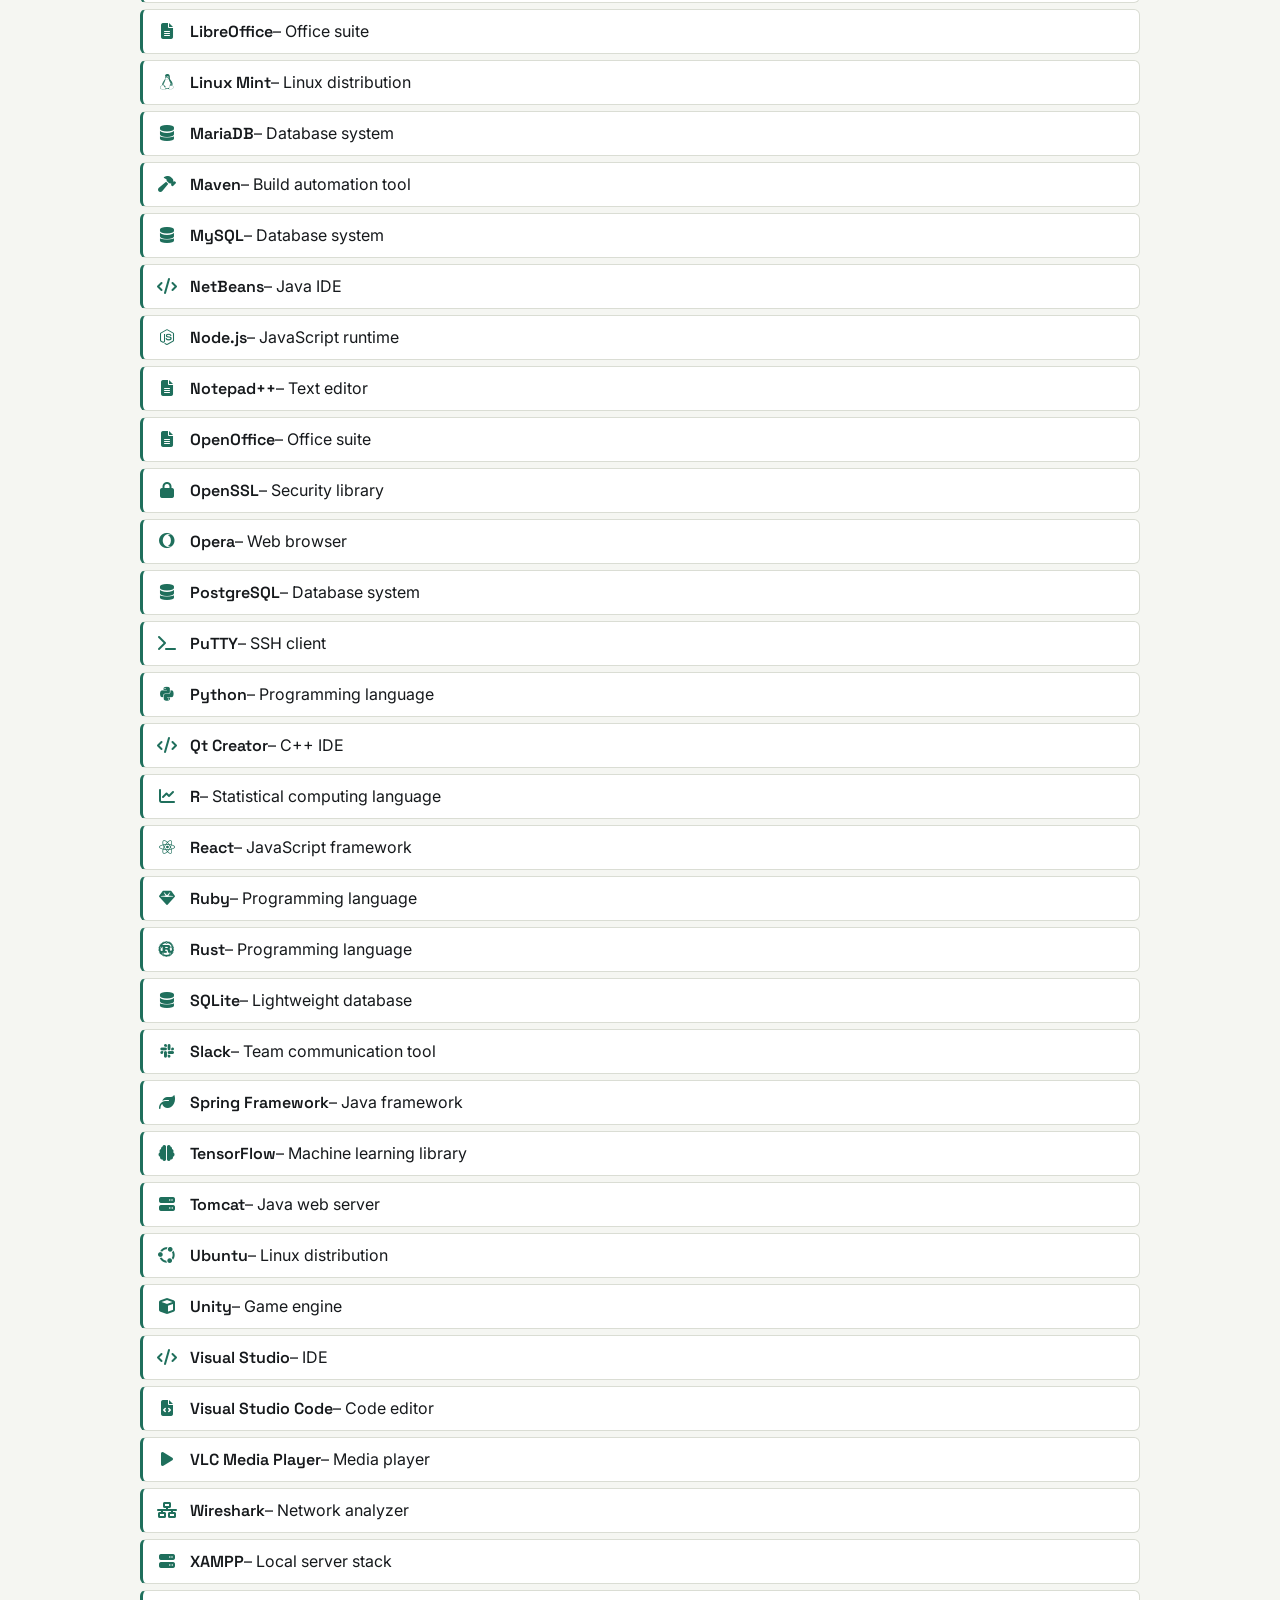
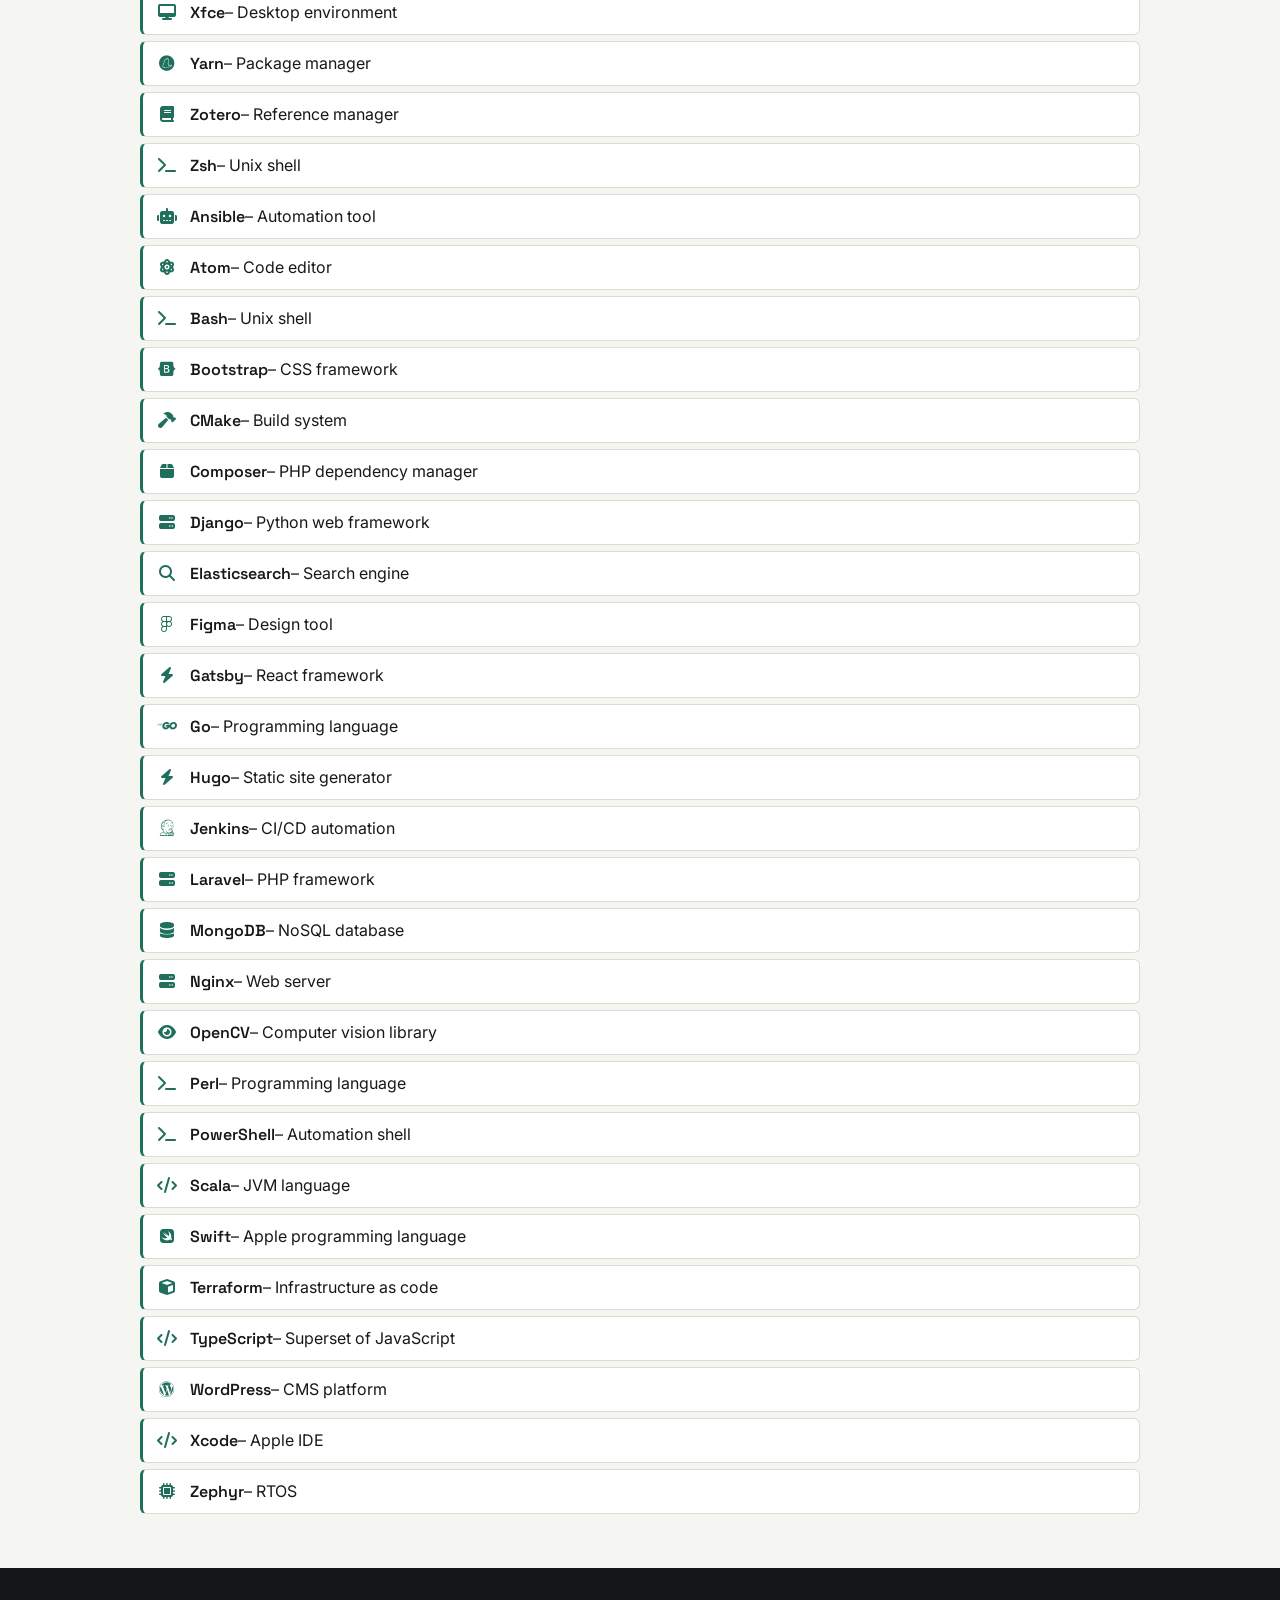
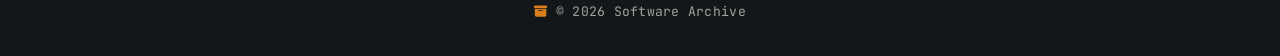
<file: archive.html>
<!DOCTYPE html>
<html lang="en">
<head>
  <meta charset="UTF-8">
  <meta name="viewport" content="width=device-width, initial-scale=1.0">
  <title>Software Archive - A–Z</title>
  <link rel="stylesheet" href="archive.css">
  <link rel="preconnect" href="https://fonts.googleapis.com">
  <link rel="preconnect" href="https://fonts.gstatic.com" crossorigin>
  <link href="https://fonts.googleapis.com/css2?family=Space+Grotesk:wght@500;600;700&family=Inter:wght@400;500;600&family=JetBrains+Mono:wght@500;600;700&display=swap" rel="stylesheet">
  <link rel="stylesheet" href="https://cdnjs.cloudflare.com/ajax/libs/font-awesome/6.5.0/css/all.min.css">
</head>
<body>
 <header>
  <h1><i class="fas fa-archive"></i> Software Archive</h1>
  <div class="menu-toggle">☰</div>
  <nav>
    <a href="index.html"><i class="fas fa-home"></i> Home</a>
    <a href="archive.html"><i class="fas fa-box-open"></i> Archive</a>
    <a href="account.html"><i class="fas fa-sign-in-alt"></i> Login</a>
    <a href="account.html#register"><i class="fas fa-user-plus"></i> Register</a>
    <a href="admin.html"><i class="fas fa-user-shield"></i> Admin</a>
  </nav>

  <!-- Theme Toggle -->
  <div class="theme-toggle">
    <label class="switch">
      <input type="checkbox" id="theme-toggle">
      <span class="slider"></span>
    </label>
    <span id="theme-label">Light Mode</span>
  </div>
</header>



  <main>
    <!-- Search -->
    <section class="archive-search-section">
      <div class="search-container">
        <i class="fas fa-search"></i>
        <input type="text" id="archive-search-input" placeholder="Search software...">
      </div>
    </section>

    <!-- A–Z Filter -->
<section class="az-filter">
  <h2><i class="fas fa-filter"></i> Browse Alphabetically</h2>
  <div class="letters">
    <button>A</button><button>B</button><button>C</button>
    <button>D</button><button>E</button><button>F</button>
    <button>G</button><button>H</button><button>I</button>
    <button>J</button><button>K</button><button>L</button>
    <button>M</button><button>N</button><button>O</button>
    <button>P</button><button>Q</button><button>R</button>
    <button>S</button><button>T</button><button>U</button>
    <button>V</button><button>W</button><button>X</button>
    <button>Y</button><button>Z</button>
    <button id="reset-filter"><i class="fas fa-undo"></i> Show All</button>
  </div>
</section>

<!-- Software List -->
<section class="software-list">
  <h2><i class="fas fa-list"></i> All Software</h2>
  <ul id="software-items">
    <li><i class="fa-solid fa-server software-icon"></i><strong>Apache Server</strong> – Web server software</li>
    <li><i class="fa-solid fa-headphones software-icon"></i><strong>Ardour</strong> – Digital audio workstation</li>
    <li><i class="fa-solid fa-cube software-icon"></i><strong>Blender</strong> – 3D modeling and animation</li>
    <li><i class="fa-solid fa-code software-icon"></i><strong>Brackets</strong> – Lightweight code editor</li>
    <li><i class="fa-brands fa-chrome software-icon"></i><strong>Chrome</strong> – Web browser</li>
    <li><i class="fa-solid fa-shield-virus software-icon"></i><strong>ClamAV</strong> – Antivirus software</li>
    <li><i class="fa-brands fa-docker software-icon"></i><strong>Docker</strong> – Containerization platform</li>
    <li><i class="fa-brands fa-drupal software-icon"></i><strong>Drupal</strong> – CMS platform</li>
    <li><i class="fa-solid fa-code software-icon"></i><strong>Eclipse</strong> – Java IDE</li>
    <li><i class="fa-solid fa-terminal software-icon"></i><strong>Emacs</strong> – Text editor</li>
    <li><i class="fa-brands fa-firefox-browser software-icon"></i><strong>Firefox</strong> – Web browser</li>
    <li><i class="fa-solid fa-server software-icon"></i><strong>FileZilla</strong> – FTP client</li>
    <li><i class="fa-solid fa-image software-icon"></i><strong>GIMP</strong> – Image editor</li>
    <li><i class="fa-brands fa-git-alt software-icon"></i><strong>Git</strong> – Version control system</li>
    <li><i class="fa-solid fa-hammer software-icon"></i><strong>Gradle</strong> – Build automation tool</li>
    <li><i class="fa-solid fa-database software-icon"></i><strong>Hadoop</strong> – Big data framework</li>
    <li><i class="fa-solid fa-cloud software-icon"></i><strong>Heroku CLI</strong> – Cloud app deployment</li>
    <li><i class="fa-solid fa-pen-nib software-icon"></i><strong>Inkscape</strong> – Vector graphics editor</li>
    <li><i class="fa-solid fa-code software-icon"></i><strong>IntelliJ IDEA</strong> – Java IDE</li>
    <li><i class="fa-brands fa-java software-icon"></i><strong>Java SDK</strong> – Development kit</li>
    <li><i class="fa-solid fa-book software-icon"></i><strong>Jupyter Notebook</strong> – Data science tool</li>
    <li><i class="fa-solid fa-paintbrush software-icon"></i><strong>Krita</strong> – Digital painting software</li>
    <li><i class="fa-solid fa-dharmachakra software-icon"></i><strong>Kubernetes</strong> – Container orchestration</li>
    <li><i class="fa-solid fa-file-lines software-icon"></i><strong>LibreOffice</strong> – Office suite</li>
    <li><i class="fa-brands fa-linux software-icon"></i><strong>Linux Mint</strong> – Linux distribution</li>
    <li><i class="fa-solid fa-database software-icon"></i><strong>MariaDB</strong> – Database system</li>
    <li><i class="fa-solid fa-hammer software-icon"></i><strong>Maven</strong> – Build automation tool</li>
    <li><i class="fa-solid fa-database software-icon"></i><strong>MySQL</strong> – Database system</li>
    <li><i class="fa-solid fa-code software-icon"></i><strong>NetBeans</strong> – Java IDE</li>
    <li><i class="fa-brands fa-node-js software-icon"></i><strong>Node.js</strong> – JavaScript runtime</li>
    <li><i class="fa-solid fa-file-lines software-icon"></i><strong>Notepad++</strong> – Text editor</li>
    <li><i class="fa-solid fa-file-lines software-icon"></i><strong>OpenOffice</strong> – Office suite</li>
    <li><i class="fa-solid fa-lock software-icon"></i><strong>OpenSSL</strong> – Security library</li>
    <li><i class="fa-brands fa-opera software-icon"></i><strong>Opera</strong> – Web browser</li>
    <li><i class="fa-solid fa-database software-icon"></i><strong>PostgreSQL</strong> – Database system</li>
    <li><i class="fa-solid fa-terminal software-icon"></i><strong>PuTTY</strong> – SSH client</li>
    <li><i class="fa-brands fa-python software-icon"></i><strong>Python</strong> – Programming language</li>
    <li><i class="fa-solid fa-code software-icon"></i><strong>Qt Creator</strong> – C++ IDE</li>
    <li><i class="fa-solid fa-chart-line software-icon"></i><strong>R</strong> – Statistical computing language</li>
    <li><i class="fa-brands fa-react software-icon"></i><strong>React</strong> – JavaScript framework</li>
    <li><i class="fa-solid fa-gem software-icon"></i><strong>Ruby</strong> – Programming language</li>
    <li><i class="fa-brands fa-rust software-icon"></i><strong>Rust</strong> – Programming language</li>
    <li><i class="fa-solid fa-database software-icon"></i><strong>SQLite</strong> – Lightweight database</li>
    <li><i class="fa-brands fa-slack software-icon"></i><strong>Slack</strong> – Team communication tool</li>
    <li><i class="fa-solid fa-leaf software-icon"></i><strong>Spring Framework</strong> – Java framework</li>
    <li><i class="fa-solid fa-brain software-icon"></i><strong>TensorFlow</strong> – Machine learning library</li>
    <li><i class="fa-solid fa-server software-icon"></i><strong>Tomcat</strong> – Java web server</li>
    <li><i class="fa-brands fa-ubuntu software-icon"></i><strong>Ubuntu</strong> – Linux distribution</li>
    <li><i class="fa-solid fa-cube software-icon"></i><strong>Unity</strong> – Game engine</li>
    <li><i class="fa-solid fa-code software-icon"></i><strong>Visual Studio</strong> – IDE</li>
    <li><i class="fa-solid fa-file-code software-icon"></i><strong>Visual Studio Code</strong> – Code editor</li>
    <li><i class="fa-solid fa-play software-icon"></i><strong>VLC Media Player</strong> – Media player</li>
    <li><i class="fa-solid fa-network-wired software-icon"></i><strong>Wireshark</strong> – Network analyzer</li>
    <li><i class="fa-solid fa-server software-icon"></i><strong>XAMPP</strong> – Local server stack</li>
    <li><i class="fa-solid fa-desktop software-icon"></i><strong>Xfce</strong> – Desktop environment</li>
    <li><i class="fa-brands fa-yarn software-icon"></i><strong>Yarn</strong> – Package manager</li>
    <li><i class="fa-solid fa-book software-icon"></i><strong>Zotero</strong> – Reference manager</li>
    <li><i class="fa-solid fa-terminal software-icon"></i><strong>Zsh</strong> – Unix shell</li>
    <li><i class="fa-solid fa-robot software-icon"></i><strong>Ansible</strong> – Automation tool</li>
    <li><i class="fa-solid fa-atom software-icon"></i><strong>Atom</strong> – Code editor</li>
    <li><i class="fa-solid fa-terminal software-icon"></i><strong>Bash</strong> – Unix shell</li>
    <li><i class="fa-brands fa-bootstrap software-icon"></i><strong>Bootstrap</strong> – CSS framework</li>
    <li><i class="fa-solid fa-hammer software-icon"></i><strong>CMake</strong> – Build system</li>
    <li><i class="fa-solid fa-box software-icon"></i><strong>Composer</strong> – PHP dependency manager</li>
    <li><i class="fa-solid fa-server software-icon"></i><strong>Django</strong> – Python web framework</li>
    <li><i class="fa-solid fa-magnifying-glass software-icon"></i><strong>Elasticsearch</strong> – Search engine</li>
    <li><i class="fa-brands fa-figma software-icon"></i><strong>Figma</strong> – Design tool</li>
    <li><i class="fa-solid fa-bolt software-icon"></i><strong>Gatsby</strong> – React framework</li>
    <li><i class="fa-brands fa-golang software-icon"></i><strong>Go</strong> – Programming language</li>
    <li><i class="fa-solid fa-bolt software-icon"></i><strong>Hugo</strong> – Static site generator</li>
    <li><i class="fa-brands fa-jenkins software-icon"></i><strong>Jenkins</strong> – CI/CD automation</li>
    <li><i class="fa-solid fa-server software-icon"></i><strong>Laravel</strong> – PHP framework</li>
    <li><i class="fa-solid fa-database software-icon"></i><strong>MongoDB</strong> – NoSQL database</li>
    <li><i class="fa-solid fa-server software-icon"></i><strong>Nginx</strong> – Web server</li>
    <li><i class="fa-solid fa-eye software-icon"></i><strong>OpenCV</strong> – Computer vision library</li>
    <li><i class="fa-solid fa-terminal software-icon"></i><strong>Perl</strong> – Programming language</li>
    <li><i class="fa-solid fa-terminal software-icon"></i><strong>PowerShell</strong> – Automation shell</li>
    <li><i class="fa-solid fa-code software-icon"></i><strong>Scala</strong> – JVM language</li>
    <li><i class="fa-brands fa-swift software-icon"></i><strong>Swift</strong> – Apple programming language</li>
    <li><i class="fa-solid fa-cube software-icon"></i><strong>Terraform</strong> – Infrastructure as code</li>
    <li><i class="fa-solid fa-code software-icon"></i><strong>TypeScript</strong> – Superset of JavaScript</li>
    <li><i class="fa-brands fa-wordpress software-icon"></i><strong>WordPress</strong> – CMS platform</li>
    <li><i class="fa-solid fa-code software-icon"></i><strong>Xcode</strong> – Apple IDE</li>
    <li><i class="fa-solid fa-microchip software-icon"></i><strong>Zephyr</strong> – RTOS</li>
  </ul>
</section>


  </main>

  <footer>
    <p><i class="fas fa-archive"></i> © 2026 Software Archive</p>
  </footer>

  <script src="archive.js"></script>
  <script src="script.js"></script>

</body>
</html>
</file>
<file: index.css>
/* Design tokens: colors, fonts, spacing, shared across all pages */
:root{
  --bg:            #F5F6F2;
  --surface:       #FFFFFF;
  --surface-2:     #ECEEE8;
  --border:        #DADDD4;
  --border-strong: #C2C6BB;
  --ink:           #16191C;
  --ink-soft:      #4B5054;
  --ink-faint:     #7C817A;

  --accent:        #D97E1E;   /* amber */
  --accent-ink:    #1B1F22;
  --accent-soft:   rgba(217,126,30,0.12);
  --accent-2:      #1F6F5C;   /* teal */
  --accent-2-soft: rgba(31,111,92,0.12);
  --danger:        #B8452E;
  --danger-soft:   rgba(184,69,46,0.12);

  --bar:           #14171A;   /* header bar, stays dark in both themes */
  --bar-text:      #ECEEE9;
  --bar-text-dim:  #9DA39A;

  --font-display: "Space Grotesk", "Segoe UI", sans-serif;
  --font-body:    "Inter", "Segoe UI", sans-serif;
  --font-mono:    "JetBrains Mono", "Courier New", monospace;

  --radius-sm: 6px;
  --radius-md: 10px;
  --radius-lg: 16px;
  --shadow-sm: 0 1px 3px rgba(20,23,26,0.08);
  --shadow-md: 0 10px 28px -12px rgba(20,23,26,0.28);
  --ease: cubic-bezier(.2,.7,.3,1);
}

body.dark{
  --bg:            #101214;
  --surface:       #191C1F;
  --surface-2:     #202327;
  --border:        #2B2F33;
  --border-strong: #3A3F44;
  --ink:           #EDEFEA;
  --ink-soft:      #B4B9B2;
  --ink-faint:     #767C75;

  --accent:        #E89A45;
  --accent-soft:   rgba(232,154,69,0.16);
  --accent-2:      #38A88C;
  --accent-2-soft: rgba(56,168,140,0.16);
  --danger:        #D8674B;
  --danger-soft:   rgba(216,103,75,0.16);
}
/* Shared header, theme toggle, and footer styles used on every page */
body{
  font-family: var(--font-body);
  margin: 0;
  background: var(--bg);
  color: var(--ink);
  transition: background-color .3s var(--ease), color .3s var(--ease);
  -webkit-font-smoothing: antialiased;
}

h1, h2, h3 { font-family: var(--font-display); letter-spacing: -0.01em; }

/* Header stays dark regardless of the light/dark toggle */
header{
  display: flex;
  justify-content: space-between;
  align-items: center;
  flex-wrap: wrap;
  background: var(--bar);
  color: var(--bar-text);
  padding: 0.95rem 1.75rem;
  border-bottom: 3px solid var(--accent);
  position: sticky;
  top: 0;
  z-index: 50;
}
header h1{
  margin: 0;
  font-size: 1.35rem;
  font-weight: 700;
  display: flex;
  align-items: center;
  gap: 10px;
  color: var(--bar-text);
}
header h1 i{ color: var(--accent); }

header nav{
  display: flex;
  gap: 1.6rem;
  font-family: var(--font-mono);
  font-size: 0.82rem;
}
header nav a{
  color: var(--bar-text-dim);
  text-decoration: none;
  font-weight: 600;
  letter-spacing: .01em;
  display: inline-flex;
  align-items: center;
  gap: 6px;
  padding-bottom: 3px;
  border-bottom: 2px solid transparent;
  transition: color .2s var(--ease), border-color .2s var(--ease);
}
header nav a:hover{ color: var(--bar-text); border-color: var(--accent); }

/* Theme Toggle */
.theme-toggle{
  display: flex;
  flex-direction: row-reverse;
  align-items: center;
  gap: 10px;
}
#theme-label{
  font-family: var(--font-mono);
  font-size: 0.78rem;
  font-weight: 600;
  color: var(--bar-text-dim);
}
.switch{ position: relative; display: inline-block; width: 42px; height: 22px; }
.switch input{ opacity: 0; width: 0; height: 0; }
.slider{
  position: absolute; cursor: pointer; inset: 0;
  background: #3A3F44; transition: .3s var(--ease); border-radius: 22px;
}
.slider:before{
  position: absolute; content: ""; height: 16px; width: 16px; left: 3px; bottom: 3px;
  background: #fff; transition: .3s var(--ease); border-radius: 50%;
}
.switch input:checked + .slider{ background: var(--accent); }
.switch input:checked + .slider:before{ transform: translateX(20px); }

/* Hamburger */
.menu-toggle{ display: none; }

/* Buttons */
button, .btn{
  font-family: var(--font-body);
  cursor: pointer;
}

/* Footer */
footer{
  background: var(--bar);
  color: var(--bar-text-dim);
  text-align: center;
  padding: 1.4rem;
  font-family: var(--font-mono);
  font-size: 0.82rem;
  letter-spacing: .02em;
}
footer i{ color: var(--accent); }

/* Mobile header layout */
@media (max-width: 768px){
  header{
    display: grid;
    grid-template-columns: 1fr auto;
    align-items: center;
    row-gap: 0.6rem;
  }
  header h1{ font-size: 1.2rem; grid-column: 1; grid-row: 1 / span 2; }
  .theme-toggle{ grid-column: 2; grid-row: 1; justify-self: end; }
  .menu-toggle{
    display: block;
    grid-column: 2; grid-row: 2; justify-self: end;
    cursor: pointer; font-size: 1.4rem; color: var(--bar-text);
  }
  header nav{
    grid-column: 1 / -1;
    display: none;
    flex-direction: column;
    gap: 12px;
    width: 100%;
    padding-top: 4px;
  }
  header nav.active{ display: flex; }
}
/* Hero */
.hero{
  padding: 3.5rem 2rem;
  text-align: center;
  background:
    linear-gradient(180deg, var(--accent-soft), transparent 70%),
    var(--surface);
  border: 1px solid var(--border);
  border-radius: var(--radius-lg);
  margin: 2.5rem auto;
  max-width: 1200px;
  box-shadow: var(--shadow-sm);
}
.hero h2{
  font-size: 2rem;
  margin: 0 0 1.5rem;
  font-weight: 700;
}
.hero h2 i{ color: var(--accent); margin-right: 10px; }

/* Search bar */
.search-container{
  display: flex;
  justify-content: center;
  align-items: center;
  gap: 10px;
  max-width: 460px;
  margin: 0 auto;
  background: var(--bg);
  border: 1px solid var(--border-strong);
  border-radius: var(--radius-sm);
  padding: 4px 6px;
}
.search-container input{
  flex: 1;
  padding: 10px 8px;
  border: none;
  background: transparent;
  color: var(--ink);
  font-family: var(--font-mono);
  font-size: 0.95rem;
}
.search-container input:focus{ outline: none; }
.search-container input::placeholder{ color: var(--ink-faint); }
.search-container i{
  font-size: 1rem;
  color: var(--bg);
  background: var(--accent);
  cursor: pointer;
  display: flex;
  align-items: center;
  justify-content: center;
  width: 34px; height: 34px;
  border-radius: var(--radius-sm);
  flex: none;
  transition: background .2s var(--ease);
}
.search-container i:hover{ background: var(--accent-2); }

/* File cards */
.file-card{
  position: relative;
  background: var(--surface);
  border: 1px solid var(--border);
  border-radius: var(--radius-md);
  padding: 1.25rem 1rem 1rem;
  text-align: center;
  box-shadow: var(--shadow-sm);
  overflow: hidden;
  transition: transform .2s var(--ease), box-shadow .2s var(--ease), border-color .2s var(--ease);
}
.file-card::before{
  content: "";
  position: absolute; top: 0; left: 0; right: 0; height: 3px;
  background: var(--accent);
  transform: scaleX(0);
  transform-origin: left;
  transition: transform .25s var(--ease);
}
.file-card:hover{
  transform: translateY(-3px);
  box-shadow: var(--shadow-md);
  border-color: var(--border-strong);
}
.file-card:hover::before{ transform: scaleX(1); }
.file-card h3{
  font-size: 1rem;
  margin: 0.4rem 0 0.35rem;
  color: var(--ink);
}
.file-card p{ font-size: 0.85rem; color: var(--ink-soft); margin: 0 0 0.9rem; min-height: 2.4em; }
.file-card-icon{
  display: block;
  font-size: 1.7rem;
  color: var(--accent-2);
  margin-bottom: 0.4rem;
}
.file-card button{
  background: var(--ink);
  color: var(--surface);
  border: none;
  padding: 8px 16px;
  border-radius: var(--radius-sm);
  font-size: 0.82rem;
  font-weight: 600;
  transition: background .2s var(--ease);
}
.file-card button:hover{ background: var(--accent); color: var(--accent-ink); }

/* Grids */
.featured-grid, .latest-grid, .top-rated-grid{
  display: grid;
  grid-template-columns: repeat(5, 1fr);
  gap: 1.25rem;
  margin: 0 auto;
  max-width: 1400px;
  padding: 0 1.5rem;
}

/* Section Titles */
section h2{
  text-align: center;
  margin: 3rem 0 1.4rem;
  font-size: 1.5rem;
  font-weight: 700;
  color: var(--ink);
}
section h2 i{ margin-right: 8px; color: var(--accent); }

/* Downloads + Trending */
.downloads-trending{
  display: grid;
  grid-template-columns: 1fr 1fr;
  gap: 1.75rem;
  margin: 3rem auto;
  max-width: 1400px;
  background: var(--surface);
  border: 1px solid var(--border);
  border-radius: var(--radius-lg);
  padding: 2rem;
  box-shadow: var(--shadow-sm);
}
.top-downloads, .trending{
  background: var(--bg);
  border: 1px solid var(--border);
  padding: 1.1rem;
  border-radius: var(--radius-md);
}
.top-downloads ol, .trending ul{ list-style: none; padding: 0; margin: 0; counter-reset: rank; }
.top-downloads li, .trending li{
  position: relative;
  background: var(--surface);
  border: 1px solid var(--border);
  margin: 6px 0;
  padding: 9px 12px 9px 14px;
  border-radius: var(--radius-sm);
  text-align: left;
  font-size: 0.9rem;
  transition: background .2s var(--ease), transform .2s var(--ease), border-color .2s var(--ease);
}
.top-downloads li{ counter-increment: rank; }
.top-downloads li::before{
  content: counter(rank);
  font-family: var(--font-mono);
  font-weight: 700;
  color: var(--accent);
  margin-right: 10px;
}
.list-icon{ color: var(--accent-2); margin-right: 8px; }
.top-downloads li:hover, .trending li:hover{
  background: var(--accent-soft);
  border-color: var(--accent);
  transform: translateX(2px);
}

/* Testimonials */
.testimonials{
  padding: 2.5rem 2rem;
  background: var(--surface-2);
  text-align: center;
  border-radius: var(--radius-lg);
  margin: 3rem auto;
  max-width: 1200px;
}
.testimonial-grid{
  display: grid;
  grid-template-columns: repeat(auto-fit, minmax(260px, 1fr));
  gap: 1.25rem;
  margin-top: 1.25rem;
}
.testimonial-grid blockquote{
  background: var(--surface);
  border: 1px solid var(--border);
  border-left: 3px solid var(--accent-2);
  padding: 1.1rem;
  border-radius: var(--radius-md);
  box-shadow: var(--shadow-sm);
  text-align: left;
  margin: 0;
  font-size: 0.92rem;
  color: var(--ink);
}
.testimonial-grid blockquote p{ margin: 0; }
.testimonial-grid footer{
  all: unset;
  display: block;
  font-family: var(--font-mono);
  font-size: 0.8rem;
  margin-top: 0.6rem;
  color: var(--ink-faint);
}

/* Partners */
.partners{
  padding: 2.5rem 2rem;
  background: var(--surface);
  border: 1px solid var(--border);
  text-align: center;
  border-radius: var(--radius-lg);
  margin: 3rem auto;
  max-width: 1200px;
  box-shadow: var(--shadow-sm);
}
.partner-grid{
  display: grid;
  grid-template-columns: repeat(auto-fit, minmax(160px, 1fr));
  gap: 1rem;
  margin-top: 1.25rem;
}
.partner-card{
  background: var(--bg);
  border: 1px solid var(--border);
  padding: 1rem;
  border-radius: var(--radius-sm);
  font-family: var(--font-mono);
  font-weight: 600;
  font-size: 0.85rem;
  text-align: center;
  transition: transform .2s var(--ease), border-color .2s var(--ease);
}
.partner-card:hover{ transform: translateY(-2px); border-color: var(--accent-2); }

/* FAQ */
.faq{
  padding: 2.5rem 2rem;
  background: var(--surface-2);
  border-radius: var(--radius-lg);
  margin: 3rem auto;
  max-width: 800px;
}
.faq details{
  background: var(--surface);
  border: 1px solid var(--border);
  margin: 0.6rem auto;
  padding: 1rem 1.1rem;
  border-radius: var(--radius-sm);
  transition: border-color .2s var(--ease);
}
.faq details:hover{ border-color: var(--accent-2); }
.faq summary{ font-weight: 600; cursor: pointer; color: var(--ink); }
.faq details p{ color: var(--ink-soft); margin: 0.6rem 0 0.1rem; font-size: 0.9rem; }

/* Newsletter + Contact */
.newsletter-contact{
  display: grid;
  grid-template-columns: 1fr 1fr;
  gap: 1.75rem;
  margin: 3rem auto;
  max-width: 1200px;
  background: var(--surface);
  border: 1px solid var(--border);
  border-radius: var(--radius-lg);
  padding: 2rem;
  box-shadow: var(--shadow-sm);
}
.newsletter, .contact{
  background: var(--bg);
  padding: 1.75rem;
  border-radius: var(--radius-md);
  text-align: center;
}
.newsletter form{ display: flex; justify-content: center; gap: 10px; flex-wrap: wrap; }
.contact form{ display: flex; flex-direction: column; gap: 10px; max-width: 380px; margin: 0 auto; }
.newsletter input, .contact input, .contact textarea{
  padding: 10px 12px;
  border: 1px solid var(--border-strong);
  border-radius: var(--radius-sm);
  background: var(--surface);
  color: var(--ink);
  font-family: var(--font-body);
}
.contact textarea{ min-height: 100px; resize: vertical; }
.newsletter button, .contact button{
  background: var(--accent);
  color: var(--accent-ink);
  padding: 10px 18px;
  border: none;
  border-radius: var(--radius-sm);
  font-weight: 700;
  transition: background .2s var(--ease);
}
.newsletter button:hover, .contact button:hover{ background: var(--accent-2); color: #fff; }

/* Responsive */
@media (max-width: 768px){
  .hero{ padding: 2rem 1.25rem; margin: 1.5rem 1rem; }
  .search-container{ width: 100%; max-width: 320px; }
  .featured-grid, .latest-grid, .top-rated-grid{
    grid-template-columns: repeat(auto-fit, minmax(130px, 1fr));
    gap: 1rem;
    padding: 0 1rem;
  }
  .file-card{ padding: 1rem 0.75rem; }
  .file-card h3{ font-size: 0.95rem; }
  .file-card-icon{ font-size: 1.5rem; }
  .downloads-trending{ grid-template-columns: 1fr; margin: 2rem 1rem; padding: 1.5rem; }
  .newsletter-contact{ grid-template-columns: 1fr; margin: 2rem 1rem; padding: 1.5rem; }
  .newsletter form{ flex-direction: column; }
  .newsletter input, .newsletter button{ width: 100%; }
  .contact form{ max-width: 100%; }
  .testimonials, .partners, .faq{ margin: 2rem 1rem; padding: 1.5rem; }
}
</file>
<file: login.css>
/* Design tokens: colors, fonts, spacing, shared across all pages */
:root{
  --bg:            #F5F6F2;
  --surface:       #FFFFFF;
  --surface-2:     #ECEEE8;
  --border:        #DADDD4;
  --border-strong: #C2C6BB;
  --ink:           #16191C;
  --ink-soft:      #4B5054;
  --ink-faint:     #7C817A;

  --accent:        #D97E1E;   /* amber */
  --accent-ink:    #1B1F22;
  --accent-soft:   rgba(217,126,30,0.12);
  --accent-2:      #1F6F5C;   /* teal */
  --accent-2-soft: rgba(31,111,92,0.12);
  --danger:        #B8452E;
  --danger-soft:   rgba(184,69,46,0.12);

  --bar:           #14171A;   /* header bar, stays dark in both themes */
  --bar-text:      #ECEEE9;
  --bar-text-dim:  #9DA39A;

  --font-display: "Space Grotesk", "Segoe UI", sans-serif;
  --font-body:    "Inter", "Segoe UI", sans-serif;
  --font-mono:    "JetBrains Mono", "Courier New", monospace;

  --radius-sm: 6px;
  --radius-md: 10px;
  --radius-lg: 16px;
  --shadow-sm: 0 1px 3px rgba(20,23,26,0.08);
  --shadow-md: 0 10px 28px -12px rgba(20,23,26,0.28);
  --ease: cubic-bezier(.2,.7,.3,1);
}

body.dark{
  --bg:            #101214;
  --surface:       #191C1F;
  --surface-2:     #202327;
  --border:        #2B2F33;
  --border-strong: #3A3F44;
  --ink:           #EDEFEA;
  --ink-soft:      #B4B9B2;
  --ink-faint:     #767C75;

  --accent:        #E89A45;
  --accent-soft:   rgba(232,154,69,0.16);
  --accent-2:      #38A88C;
  --accent-2-soft: rgba(56,168,140,0.16);
  --danger:        #D8674B;
  --danger-soft:   rgba(216,103,75,0.16);
}
/* Shared header, theme toggle, and footer styles used on every page */
body{
  font-family: var(--font-body);
  margin: 0;
  background: var(--bg);
  color: var(--ink);
  transition: background-color .3s var(--ease), color .3s var(--ease);
  -webkit-font-smoothing: antialiased;
}

h1, h2, h3 { font-family: var(--font-display); letter-spacing: -0.01em; }

/* Header stays dark regardless of the light/dark toggle */
header{
  display: flex;
  justify-content: space-between;
  align-items: center;
  flex-wrap: wrap;
  background: var(--bar);
  color: var(--bar-text);
  padding: 0.95rem 1.75rem;
  border-bottom: 3px solid var(--accent);
  position: sticky;
  top: 0;
  z-index: 50;
}
header h1{
  margin: 0;
  font-size: 1.35rem;
  font-weight: 700;
  display: flex;
  align-items: center;
  gap: 10px;
  color: var(--bar-text);
}
header h1 i{ color: var(--accent); }

header nav{
  display: flex;
  gap: 1.6rem;
  font-family: var(--font-mono);
  font-size: 0.82rem;
}
header nav a{
  color: var(--bar-text-dim);
  text-decoration: none;
  font-weight: 600;
  letter-spacing: .01em;
  display: inline-flex;
  align-items: center;
  gap: 6px;
  padding-bottom: 3px;
  border-bottom: 2px solid transparent;
  transition: color .2s var(--ease), border-color .2s var(--ease);
}
header nav a:hover{ color: var(--bar-text); border-color: var(--accent); }

/* Theme Toggle */
.theme-toggle{
  display: flex;
  flex-direction: row-reverse;
  align-items: center;
  gap: 10px;
}
#theme-label{
  font-family: var(--font-mono);
  font-size: 0.78rem;
  font-weight: 600;
  color: var(--bar-text-dim);
}
.switch{ position: relative; display: inline-block; width: 42px; height: 22px; }
.switch input{ opacity: 0; width: 0; height: 0; }
.slider{
  position: absolute; cursor: pointer; inset: 0;
  background: #3A3F44; transition: .3s var(--ease); border-radius: 22px;
}
.slider:before{
  position: absolute; content: ""; height: 16px; width: 16px; left: 3px; bottom: 3px;
  background: #fff; transition: .3s var(--ease); border-radius: 50%;
}
.switch input:checked + .slider{ background: var(--accent); }
.switch input:checked + .slider:before{ transform: translateX(20px); }

/* Hamburger */
.menu-toggle{ display: none; }

/* Buttons */
button, .btn{
  font-family: var(--font-body);
  cursor: pointer;
}

/* Footer */
footer{
  background: var(--bar);
  color: var(--bar-text-dim);
  text-align: center;
  padding: 1.4rem;
  font-family: var(--font-mono);
  font-size: 0.82rem;
  letter-spacing: .02em;
}
footer i{ color: var(--accent); }

/* Mobile header layout */
@media (max-width: 768px){
  header{
    display: grid;
    grid-template-columns: 1fr auto;
    align-items: center;
    row-gap: 0.6rem;
  }
  header h1{ font-size: 1.2rem; grid-column: 1; grid-row: 1 / span 2; }
  .theme-toggle{ grid-column: 2; grid-row: 1; justify-self: end; }
  .menu-toggle{
    display: block;
    grid-column: 2; grid-row: 2; justify-self: end;
    cursor: pointer; font-size: 1.4rem; color: var(--bar-text);
  }
  header nav{
    grid-column: 1 / -1;
    display: none;
    flex-direction: column;
    gap: 12px;
    width: 100%;
    padding-top: 4px;
  }
  header nav.active{ display: flex; }
}
.account-page{
  display: flex;
  justify-content: center;
  gap: 2.5rem;
  padding: 3rem 1.5rem;
  flex-wrap: wrap;
}
.account-section{
  position: relative;
  background: var(--surface);
  border: 1px solid var(--border);
  padding: 2rem;
  border-radius: var(--radius-lg);
  box-shadow: var(--shadow-md);
  width: 320px;
  overflow: hidden;
}
.account-section::before{
  content: "";
  position: absolute; top: 0; left: 0; right: 0; height: 3px;
  background: var(--accent);
}
.account-section h2{
  text-align: center;
  margin: 0 0 1.4rem;
  color: var(--ink);
  font-size: 1.25rem;
  font-weight: 700;
}
.account-section h2 i{ color: var(--accent); margin-right: 8px; }
.account-section label{
  display: block;
  margin-top: 12px;
  font-size: 0.82rem;
  font-weight: 700;
  font-family: var(--font-mono);
  color: var(--ink-soft);
  letter-spacing: .02em;
}
.account-section input{
  width: 100%;
  padding: 10px 12px;
  margin-top: 6px;
  border: 1px solid var(--border-strong);
  border-radius: var(--radius-sm);
  background: var(--bg);
  color: var(--ink);
  font-family: var(--font-body);
  box-sizing: border-box;
  transition: border-color .2s var(--ease);
}
.account-section input:focus{ outline: none; border-color: var(--accent); }
.account-section button{
  width: 100%;
  margin-top: 18px;
  padding: 11px;
  background: var(--ink);
  color: var(--surface);
  border: none;
  border-radius: var(--radius-sm);
  font-weight: 700;
  cursor: pointer;
  transition: background .2s var(--ease);
}
.account-section button:hover{ background: var(--accent); color: var(--accent-ink); }
</file>
<file: admin.css>
/* Design tokens: colors, fonts, spacing, shared across all pages */
:root{
  --bg:            #F5F6F2;
  --surface:       #FFFFFF;
  --surface-2:     #ECEEE8;
  --border:        #DADDD4;
  --border-strong: #C2C6BB;
  --ink:           #16191C;
  --ink-soft:      #4B5054;
  --ink-faint:     #7C817A;

  --accent:        #D97E1E;   /* amber */
  --accent-ink:    #1B1F22;
  --accent-soft:   rgba(217,126,30,0.12);
  --accent-2:      #1F6F5C;   /* teal */
  --accent-2-soft: rgba(31,111,92,0.12);
  --danger:        #B8452E;
  --danger-soft:   rgba(184,69,46,0.12);

  --bar:           #14171A;   /* header bar, stays dark in both themes */
  --bar-text:      #ECEEE9;
  --bar-text-dim:  #9DA39A;

  --font-display: "Space Grotesk", "Segoe UI", sans-serif;
  --font-body:    "Inter", "Segoe UI", sans-serif;
  --font-mono:    "JetBrains Mono", "Courier New", monospace;

  --radius-sm: 6px;
  --radius-md: 10px;
  --radius-lg: 16px;
  --shadow-sm: 0 1px 3px rgba(20,23,26,0.08);
  --shadow-md: 0 10px 28px -12px rgba(20,23,26,0.28);
  --ease: cubic-bezier(.2,.7,.3,1);
}

body.dark{
  --bg:            #101214;
  --surface:       #191C1F;
  --surface-2:     #202327;
  --border:        #2B2F33;
  --border-strong: #3A3F44;
  --ink:           #EDEFEA;
  --ink-soft:      #B4B9B2;
  --ink-faint:     #767C75;

  --accent:        #E89A45;
  --accent-soft:   rgba(232,154,69,0.16);
  --accent-2:      #38A88C;
  --accent-2-soft: rgba(56,168,140,0.16);
  --danger:        #D8674B;
  --danger-soft:   rgba(216,103,75,0.16);
}
/* Shared header, theme toggle, and footer styles used on every page */
body{
  font-family: var(--font-body);
  margin: 0;
  background: var(--bg);
  color: var(--ink);
  transition: background-color .3s var(--ease), color .3s var(--ease);
  -webkit-font-smoothing: antialiased;
}

h1, h2, h3 { font-family: var(--font-display); letter-spacing: -0.01em; }

/* Header stays dark regardless of the light/dark toggle */
header{
  display: flex;
  justify-content: space-between;
  align-items: center;
  flex-wrap: wrap;
  background: var(--bar);
  color: var(--bar-text);
  padding: 0.95rem 1.75rem;
  border-bottom: 3px solid var(--accent);
  position: sticky;
  top: 0;
  z-index: 50;
}
header h1{
  margin: 0;
  font-size: 1.35rem;
  font-weight: 700;
  display: flex;
  align-items: center;
  gap: 10px;
  color: var(--bar-text);
}
header h1 i{ color: var(--accent); }

header nav{
  display: flex;
  gap: 1.6rem;
  font-family: var(--font-mono);
  font-size: 0.82rem;
}
header nav a{
  color: var(--bar-text-dim);
  text-decoration: none;
  font-weight: 600;
  letter-spacing: .01em;
  display: inline-flex;
  align-items: center;
  gap: 6px;
  padding-bottom: 3px;
  border-bottom: 2px solid transparent;
  transition: color .2s var(--ease), border-color .2s var(--ease);
}
header nav a:hover{ color: var(--bar-text); border-color: var(--accent); }

/* Theme Toggle */
.theme-toggle{
  display: flex;
  flex-direction: row-reverse;
  align-items: center;
  gap: 10px;
}
#theme-label{
  font-family: var(--font-mono);
  font-size: 0.78rem;
  font-weight: 600;
  color: var(--bar-text-dim);
}
.switch{ position: relative; display: inline-block; width: 42px; height: 22px; }
.switch input{ opacity: 0; width: 0; height: 0; }
.slider{
  position: absolute; cursor: pointer; inset: 0;
  background: #3A3F44; transition: .3s var(--ease); border-radius: 22px;
}
.slider:before{
  position: absolute; content: ""; height: 16px; width: 16px; left: 3px; bottom: 3px;
  background: #fff; transition: .3s var(--ease); border-radius: 50%;
}
.switch input:checked + .slider{ background: var(--accent); }
.switch input:checked + .slider:before{ transform: translateX(20px); }

/* Hamburger */
.menu-toggle{ display: none; }

/* Buttons */
button, .btn{
  font-family: var(--font-body);
  cursor: pointer;
}

/* Footer */
footer{
  background: var(--bar);
  color: var(--bar-text-dim);
  text-align: center;
  padding: 1.4rem;
  font-family: var(--font-mono);
  font-size: 0.82rem;
  letter-spacing: .02em;
}
footer i{ color: var(--accent); }

/* Mobile header layout */
@media (max-width: 768px){
  header{
    display: grid;
    grid-template-columns: 1fr auto;
    align-items: center;
    row-gap: 0.6rem;
  }
  header h1{ font-size: 1.2rem; grid-column: 1; grid-row: 1 / span 2; }
  .theme-toggle{ grid-column: 2; grid-row: 1; justify-self: end; }
  .menu-toggle{
    display: block;
    grid-column: 2; grid-row: 2; justify-self: end;
    cursor: pointer; font-size: 1.4rem; color: var(--bar-text);
  }
  header nav{
    grid-column: 1 / -1;
    display: none;
    flex-direction: column;
    gap: 12px;
    width: 100%;
    padding-top: 4px;
  }
  header nav.active{ display: flex; }
}
.admin-page{ padding: 2rem 1.5rem; max-width: 1400px; margin: 0 auto; }

.admin-dashboard{
  display: grid;
  grid-template-columns: 1fr 1fr;
  gap: 1.25rem;
}

.admin-card{
  position: relative;
  background: var(--surface);
  border: 1px solid var(--border);
  padding: 1.25rem;
  border-radius: var(--radius-md);
  box-shadow: var(--shadow-sm);
  overflow: hidden;
}
.admin-card::before{
  content: "";
  position: absolute; top: 0; left: 0; right: 0; height: 3px;
  background: var(--accent-2);
}
.admin-card h3{
  color: var(--ink);
  font-size: 1.05rem;
  font-weight: 700;
  text-align: left;
  margin: 0 0 1rem;
  display: flex;
  align-items: center;
  gap: 8px;
}
.admin-card h3 i{ color: var(--accent); }

/* Tables */
.admin-table{
  width: 100%;
  border-collapse: collapse;
  margin-top: 0.5rem;
  font-size: 0.88rem;
}
.admin-table th, .admin-table td{
  border-bottom: 1px solid var(--border);
  padding: 9px 8px;
  text-align: left;
  color: var(--ink);
}
.admin-table th{
  background: var(--surface-2);
  color: var(--ink-soft);
  font-family: var(--font-mono);
  font-size: 0.76rem;
  text-transform: uppercase;
  letter-spacing: .04em;
  font-weight: 700;
}
.software-icon{ color: var(--accent-2); width: 1.2em; margin-right: 8px; text-align: center; }

/* Action Buttons */
.admin-card button{
  background: var(--ink);
  color: var(--surface);
  border: none;
  padding: 6px 12px;
  border-radius: var(--radius-sm);
  cursor: pointer;
  margin: 2px 6px 2px 0;
  font-size: 0.82rem;
  font-weight: 600;
  transition: background .2s var(--ease);
}
.admin-card button:hover{ background: var(--accent); color: var(--accent-ink); }

/* Lists */
.notifications-block, .logs-block{ padding-left: 0; list-style: none; margin: 0; }
.notifications-block li, .logs-block li{
  margin: 0;
  padding: 8px 0;
  border-bottom: 1px solid var(--border);
  font-size: 0.88rem;
  color: var(--ink-soft);
}
.notifications-block li:last-child, .logs-block li:last-child{ border-bottom: none; }

.analytics-block p{
  margin: 0.5rem 0;
  font-family: var(--font-mono);
  font-size: 0.92rem;
  color: var(--ink);
  display: flex;
  justify-content: space-between;
  border-bottom: 1px dashed var(--border);
  padding-bottom: 0.5rem;
}

/* Responsive */
@media (max-width: 768px){
  .admin-page{ padding: 1rem; }
  .admin-dashboard{ grid-template-columns: 1fr; gap: 1rem; }
  .admin-card{ padding: 0.9rem; overflow-x: auto; }
  .admin-card h3{ font-size: 1rem; }
  .admin-table{ font-size: 0.8rem; min-width: 420px; }
  .admin-table th, .admin-table td{ padding: 6px; }
  .admin-card button{ padding: 5px 9px; font-size: 0.78rem; }
}
</file>
<file: archive.css>
/* Design tokens: colors, fonts, spacing, shared across all pages */
:root{
  --bg:            #F5F6F2;
  --surface:       #FFFFFF;
  --surface-2:     #ECEEE8;
  --border:        #DADDD4;
  --border-strong: #C2C6BB;
  --ink:           #16191C;
  --ink-soft:      #4B5054;
  --ink-faint:     #7C817A;

  --accent:        #D97E1E;   /* amber */
  --accent-ink:    #1B1F22;
  --accent-soft:   rgba(217,126,30,0.12);
  --accent-2:      #1F6F5C;   /* teal */
  --accent-2-soft: rgba(31,111,92,0.12);
  --danger:        #B8452E;
  --danger-soft:   rgba(184,69,46,0.12);

  --bar:           #14171A;   /* header bar, stays dark in both themes */
  --bar-text:      #ECEEE9;
  --bar-text-dim:  #9DA39A;

  --font-display: "Space Grotesk", "Segoe UI", sans-serif;
  --font-body:    "Inter", "Segoe UI", sans-serif;
  --font-mono:    "JetBrains Mono", "Courier New", monospace;

  --radius-sm: 6px;
  --radius-md: 10px;
  --radius-lg: 16px;
  --shadow-sm: 0 1px 3px rgba(20,23,26,0.08);
  --shadow-md: 0 10px 28px -12px rgba(20,23,26,0.28);
  --ease: cubic-bezier(.2,.7,.3,1);
}

body.dark{
  --bg:            #101214;
  --surface:       #191C1F;
  --surface-2:     #202327;
  --border:        #2B2F33;
  --border-strong: #3A3F44;
  --ink:           #EDEFEA;
  --ink-soft:      #B4B9B2;
  --ink-faint:     #767C75;

  --accent:        #E89A45;
  --accent-soft:   rgba(232,154,69,0.16);
  --accent-2:      #38A88C;
  --accent-2-soft: rgba(56,168,140,0.16);
  --danger:        #D8674B;
  --danger-soft:   rgba(216,103,75,0.16);
}
/* Shared header, theme toggle, and footer styles used on every page */
body{
  font-family: var(--font-body);
  margin: 0;
  background: var(--bg);
  color: var(--ink);
  transition: background-color .3s var(--ease), color .3s var(--ease);
  -webkit-font-smoothing: antialiased;
}

h1, h2, h3 { font-family: var(--font-display); letter-spacing: -0.01em; }

/* Header stays dark regardless of the light/dark toggle */
header{
  display: flex;
  justify-content: space-between;
  align-items: center;
  flex-wrap: wrap;
  background: var(--bar);
  color: var(--bar-text);
  padding: 0.95rem 1.75rem;
  border-bottom: 3px solid var(--accent);
  position: sticky;
  top: 0;
  z-index: 50;
}
header h1{
  margin: 0;
  font-size: 1.35rem;
  font-weight: 700;
  display: flex;
  align-items: center;
  gap: 10px;
  color: var(--bar-text);
}
header h1 i{ color: var(--accent); }

header nav{
  display: flex;
  gap: 1.6rem;
  font-family: var(--font-mono);
  font-size: 0.82rem;
}
header nav a{
  color: var(--bar-text-dim);
  text-decoration: none;
  font-weight: 600;
  letter-spacing: .01em;
  display: inline-flex;
  align-items: center;
  gap: 6px;
  padding-bottom: 3px;
  border-bottom: 2px solid transparent;
  transition: color .2s var(--ease), border-color .2s var(--ease);
}
header nav a:hover{ color: var(--bar-text); border-color: var(--accent); }

/* Theme Toggle */
.theme-toggle{
  display: flex;
  flex-direction: row-reverse;
  align-items: center;
  gap: 10px;
}
#theme-label{
  font-family: var(--font-mono);
  font-size: 0.78rem;
  font-weight: 600;
  color: var(--bar-text-dim);
}
.switch{ position: relative; display: inline-block; width: 42px; height: 22px; }
.switch input{ opacity: 0; width: 0; height: 0; }
.slider{
  position: absolute; cursor: pointer; inset: 0;
  background: #3A3F44; transition: .3s var(--ease); border-radius: 22px;
}
.slider:before{
  position: absolute; content: ""; height: 16px; width: 16px; left: 3px; bottom: 3px;
  background: #fff; transition: .3s var(--ease); border-radius: 50%;
}
.switch input:checked + .slider{ background: var(--accent); }
.switch input:checked + .slider:before{ transform: translateX(20px); }

/* Hamburger */
.menu-toggle{ display: none; }

/* Buttons */
button, .btn{
  font-family: var(--font-body);
  cursor: pointer;
}

/* Footer */
footer{
  background: var(--bar);
  color: var(--bar-text-dim);
  text-align: center;
  padding: 1.4rem;
  font-family: var(--font-mono);
  font-size: 0.82rem;
  letter-spacing: .02em;
}
footer i{ color: var(--accent); }

/* Mobile header layout */
@media (max-width: 768px){
  header{
    display: grid;
    grid-template-columns: 1fr auto;
    align-items: center;
    row-gap: 0.6rem;
  }
  header h1{ font-size: 1.2rem; grid-column: 1; grid-row: 1 / span 2; }
  .theme-toggle{ grid-column: 2; grid-row: 1; justify-self: end; }
  .menu-toggle{
    display: block;
    grid-column: 2; grid-row: 2; justify-self: end;
    cursor: pointer; font-size: 1.4rem; color: var(--bar-text);
  }
  header nav{
    grid-column: 1 / -1;
    display: none;
    flex-direction: column;
    gap: 12px;
    width: 100%;
    padding-top: 4px;
  }
  header nav.active{ display: flex; }
}
/* Search */
.archive-search-section{
  text-align: center;
  padding: 2.5rem 1.5rem 1.5rem;
}
.search-container{
  display: inline-flex;
  align-items: center;
  gap: 8px;
  background: var(--surface);
  border: 1px solid var(--border-strong);
  border-radius: var(--radius-sm);
  padding: 4px 6px;
}
.search-container i{
  font-size: 1rem;
  color: var(--bg);
  background: var(--accent);
  cursor: pointer;
  width: 34px; height: 34px;
  display: flex; align-items: center; justify-content: center;
  border-radius: var(--radius-sm);
  transition: background .2s var(--ease);
}
.search-container i:hover{ background: var(--accent-2); }
.search-container input{
  padding: 10px 8px;
  width: 280px;
  max-width: 100%;
  border: none;
  background: transparent;
  color: var(--ink);
  font-family: var(--font-mono);
  font-size: 0.95rem;
}
.search-container input:focus{ outline: none; }
.search-container input::placeholder{ color: var(--ink-faint); }

/* A-Z filter */
.az-filter{
  text-align: center;
  padding: 1.5rem;
  background: var(--surface-2);
}
.az-filter h2{
  margin: 0 0 1rem;
  font-size: 1.15rem;
  color: var(--ink);
  font-weight: 700;
}
.letters{
  display: flex;
  flex-wrap: wrap;
  justify-content: center;
  gap: 6px;
  max-width: 900px;
  margin: 0 auto;
}
.letters button{
  background: var(--surface);
  color: var(--ink-soft);
  border: 1px solid var(--border);
  padding: 7px 11px;
  border-radius: var(--radius-sm);
  cursor: pointer;
  font-family: var(--font-mono);
  font-weight: 700;
  font-size: 0.85rem;
  transition: background .2s var(--ease), color .2s var(--ease), border-color .2s var(--ease);
}
.letters button:hover{ border-color: var(--accent); color: var(--ink); }
.letters button.active{ background: var(--accent); border-color: var(--accent); color: var(--accent-ink); }
#reset-filter{ background: var(--ink); color: var(--surface); border-color: var(--ink); font-family: var(--font-body); }
#reset-filter:hover{ background: var(--accent-2); border-color: var(--accent-2); color: #fff; }

/* Software List */
.software-list{
  padding: 2rem 1.5rem 3rem;
  max-width: 1000px;
  margin: 0 auto;
}
.software-list h2{ text-align: center; margin-bottom: 1.25rem; font-size: 1.4rem; font-weight: 700; }
.software-list ul{ list-style: none; padding: 0; margin: 0; }
.software-list li{
  position: relative;
  display: flex;
  align-items: center;
  background: var(--surface);
  border: 1px solid var(--border);
  border-left: 3px solid var(--accent-2);
  margin: 6px 0;
  padding: 11px 14px;
  border-radius: var(--radius-sm);
  transition: background .2s var(--ease), transform .2s var(--ease), border-color .2s var(--ease);
}
.software-list li:hover{
  background: var(--accent-soft);
  border-left-color: var(--accent);
  transform: translateX(3px);
}
.software-icon{
  color: var(--accent-2);
  width: 1.3em;
  margin-right: 12px;
  text-align: center;
  flex: none;
}
.software-list li strong{ font-family: var(--font-display); font-weight: 600; }

/* Responsive */
@media (max-width: 768px){
  .search-container input{ width: 180px; }
}
</file>
